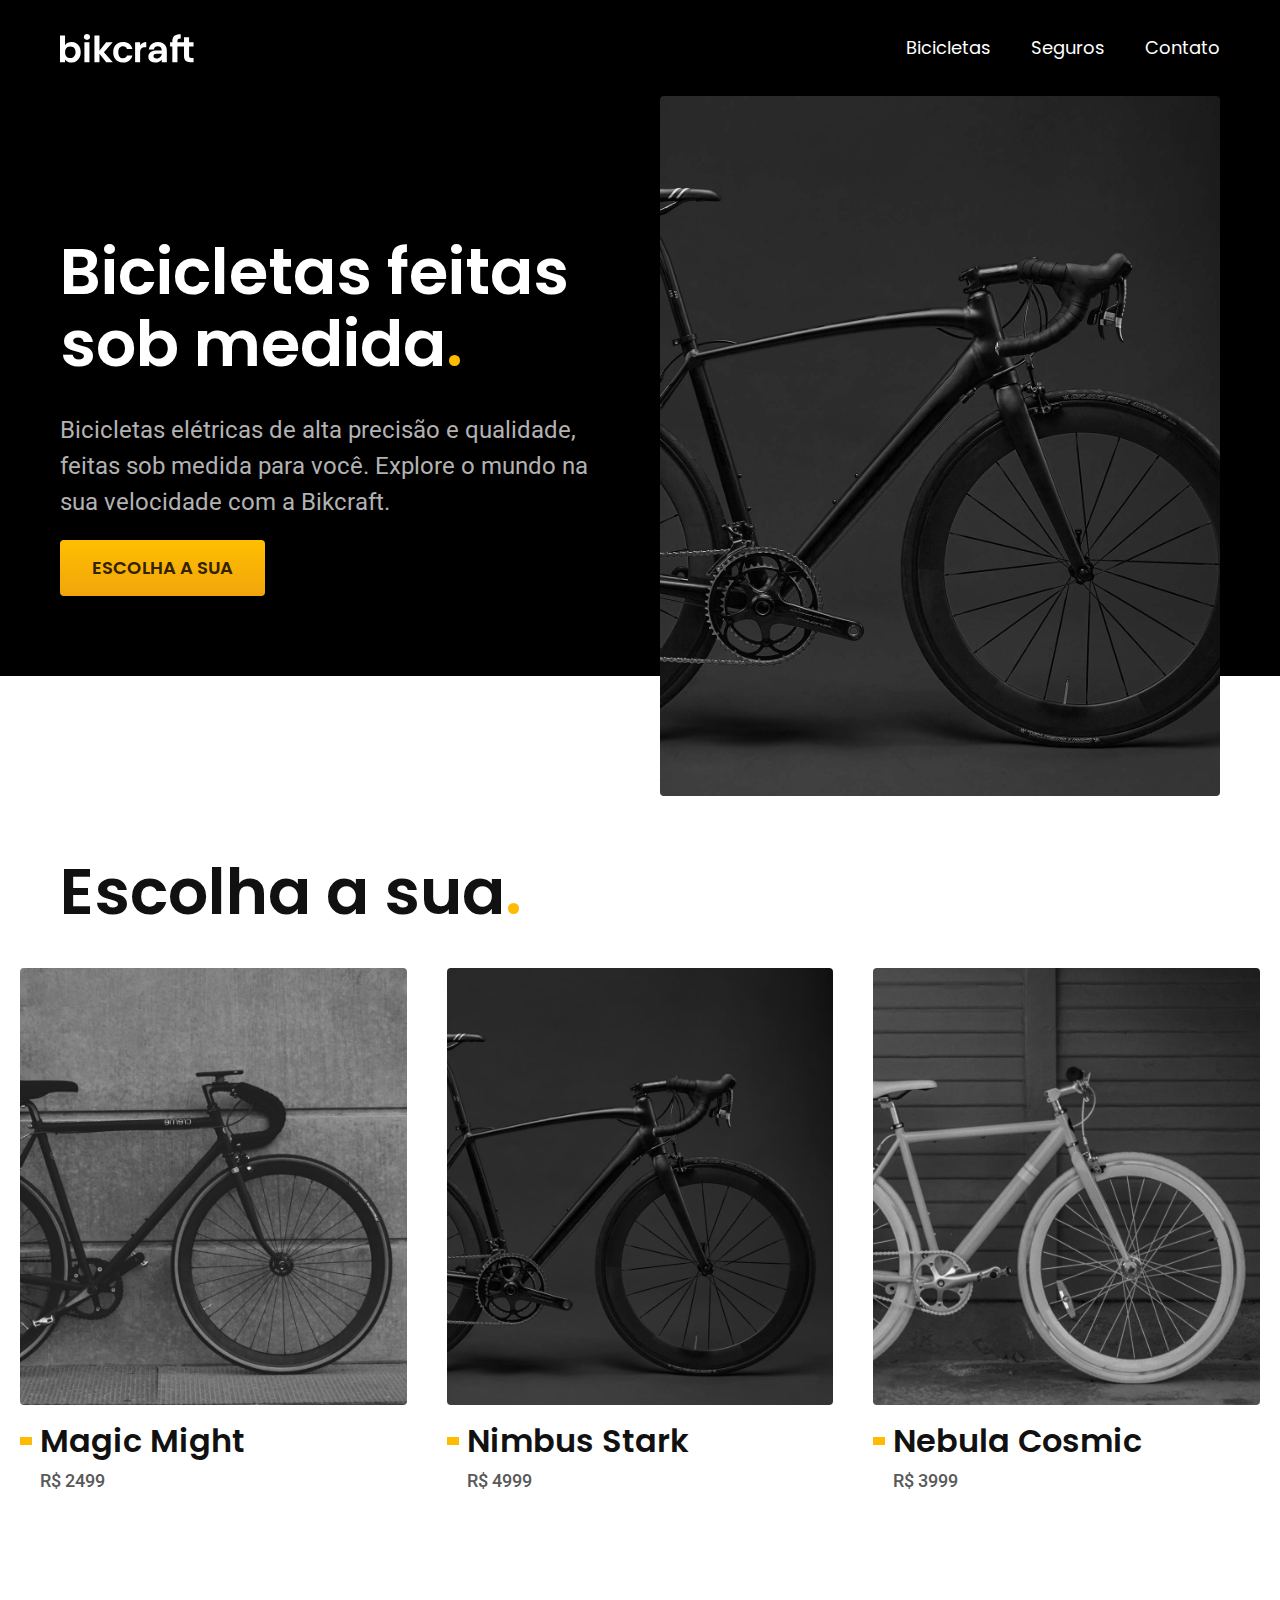
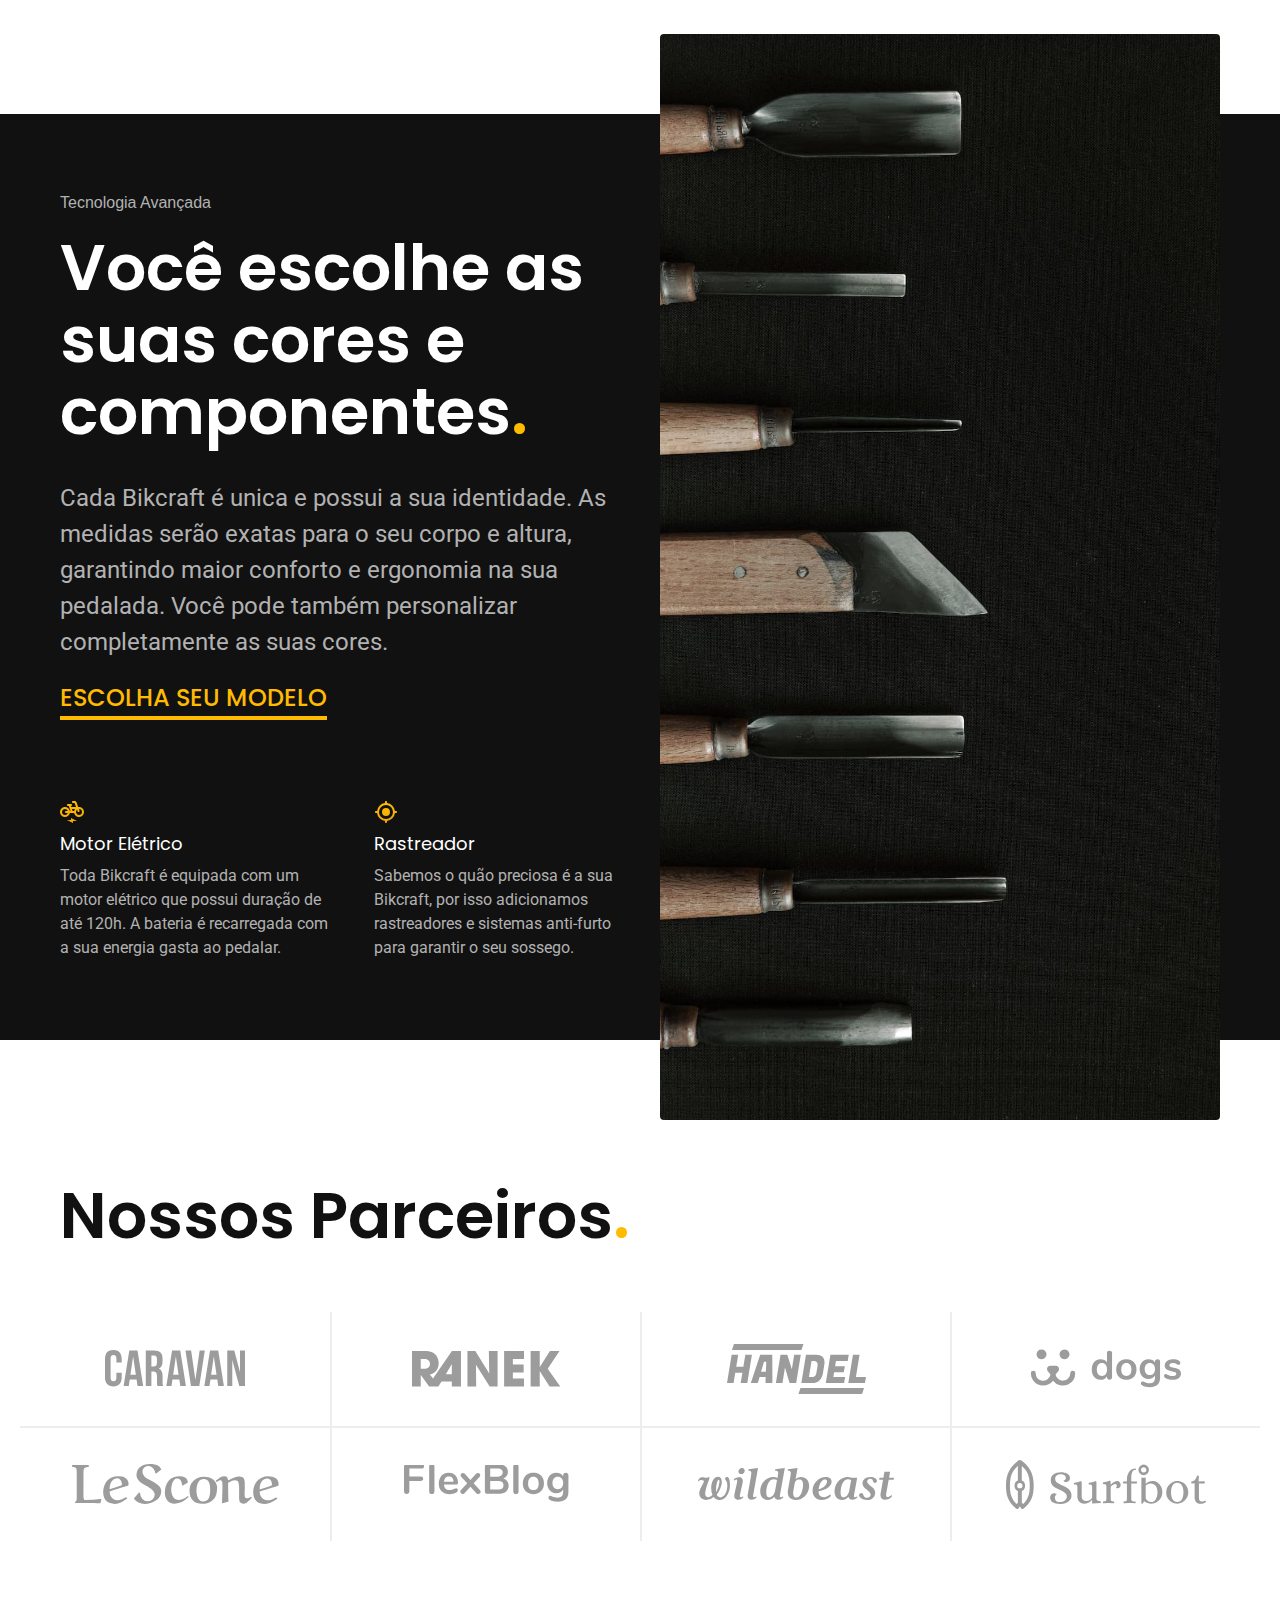
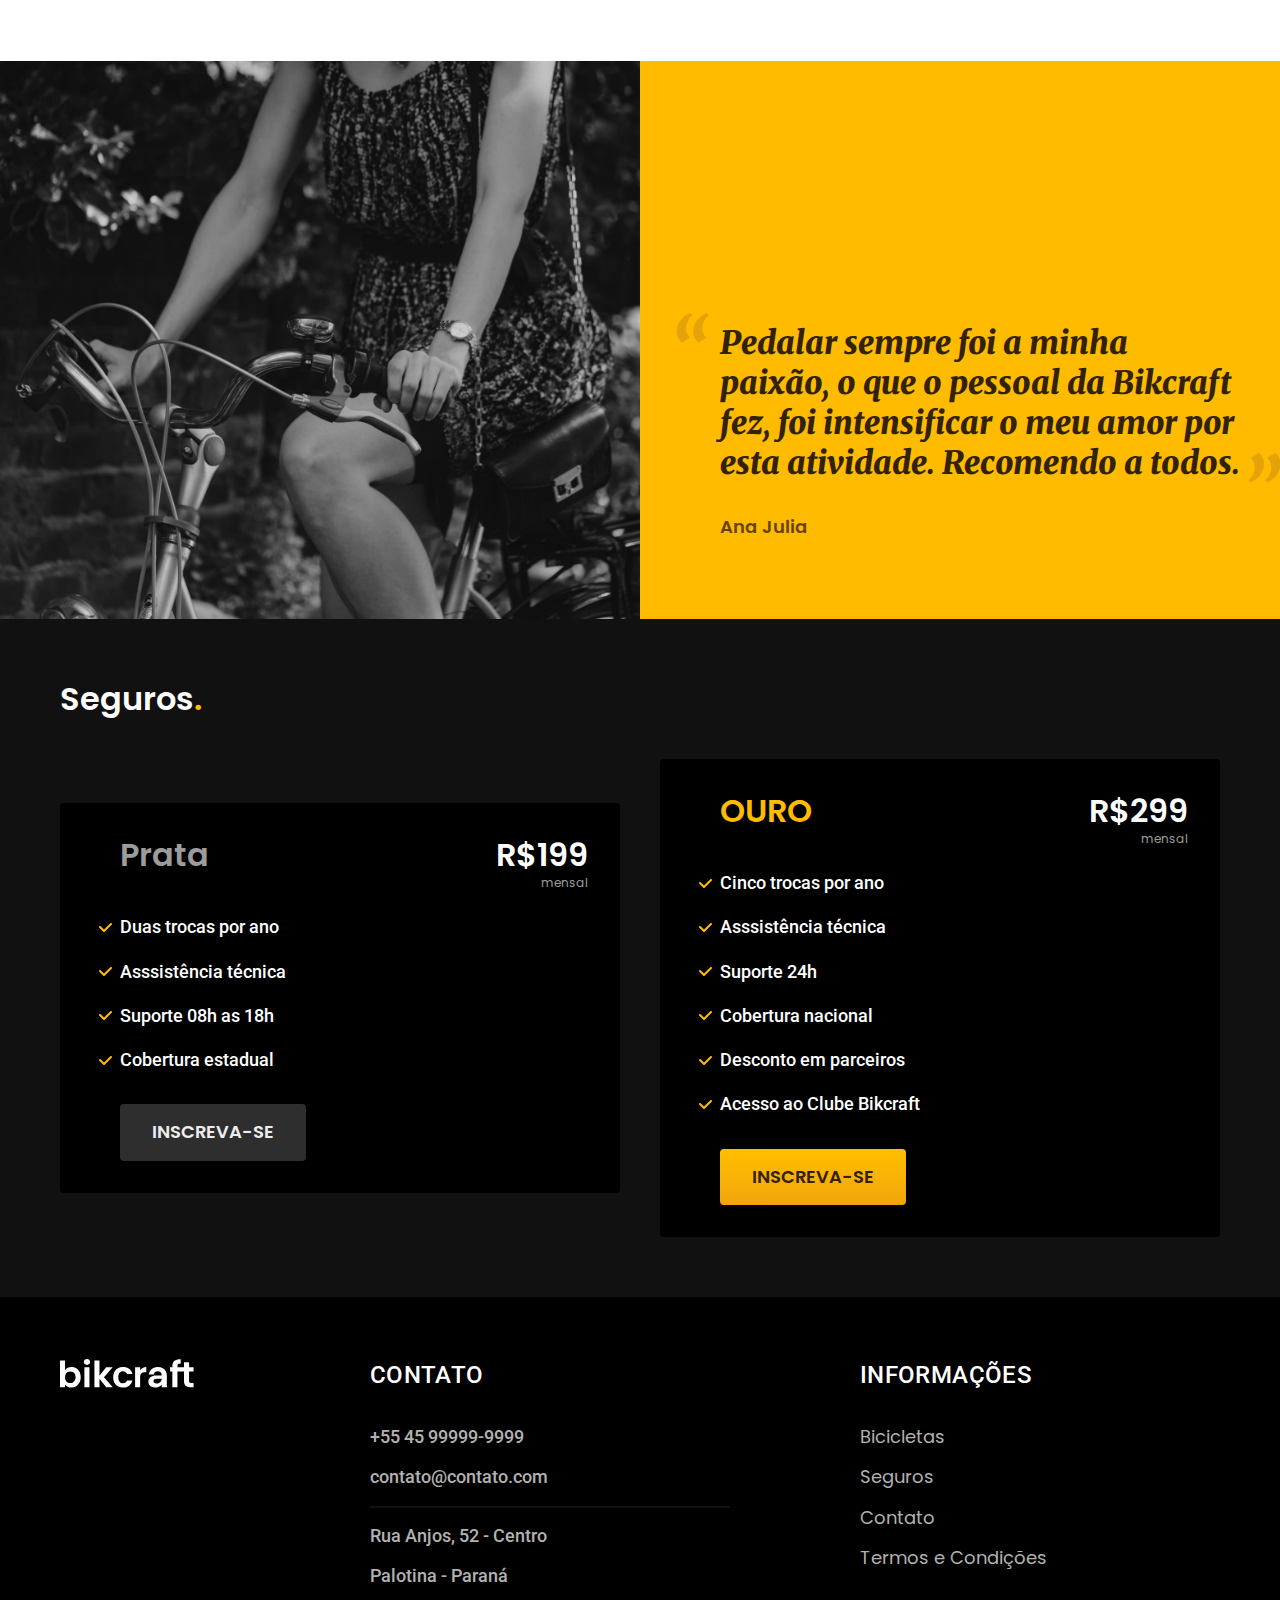
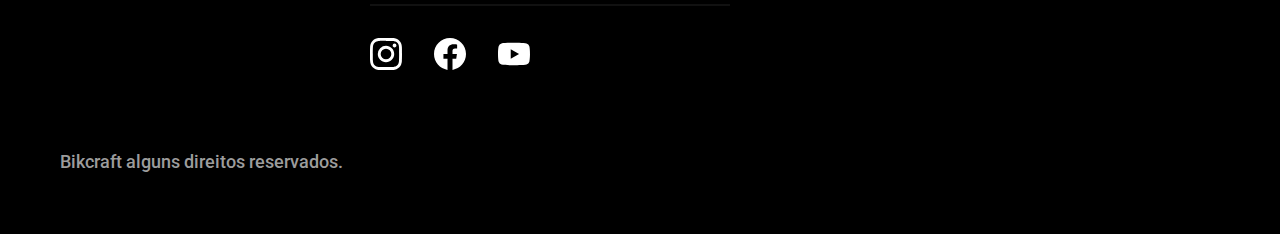
<file: BikCraft/index.html>
<!DOCTYPE html>
<html lang="pt-BR">

<head>
 <meta charset="UTF-8">
 <meta name="viewport" content="width=device-width, initial-scale=1.0">
 <meta name="description" content="Bicletas elétricas de alta precisão e qualidade, feitas sob medid para você. Explor o mundo na sua velocidade com a Bikcraft.">
 <link rel="stylesheet" href="./css/style.css">
 <link rel="preconnect" href="https://fonts.googleapis.com">
 <link rel="preconnect" href="https://fonts.gstatic.com" crossorigin>
 <link href="https://fonts.googleapis.com/css2?family=Poppins:wght@400;600&family=Roboto:wght@400;500&family=Merriweather:ital,wght@1,900&display=swap" rel="stylesheet">
 <title>Bikcraft - Bicicletas Elétricas</title>
</head>

<body>
 <header class="header-bg">
  <div class="header container">
   <a href="./"><img src="./img/bikcraft.svg" width="136" height="32" alt="Bikcraft"></a>
   <nav aria-label="primaria">
    <ul class="header-menu font-1-m cor-0">
     <li><a href="./bicicletas.html">Bicicletas</a></li>
     <li><a href="./seguros.html">Seguros</a></lS>
     <li><a href="./contato.html">Contato</a></li>
    </ul>
   </nav>
  </div>
 </header>
 <main class="introducao-bg">
  <div class="introducao container">
   <div class="introducao-conteudo">
    <h1 class="font-1-xxl cor-0">Bicicletas feitas sob medida<span class="cor-p1">.</span></h1>
    <p class="font-2-l cor-5">Bicicletas elétricas de alta precisão e qualidade, feitas sob medida para você. Explore o mundo na sua velocidade com a Bikcraft.</p>
    <a class="botao" href="./bicicletas.html">Escolha a sua</a>
   </div>
   <picture>
    <source media="(max-width: 800px)" srcset="./img/bicicletas/nimbus.jpg">
    <img src="./img/fotos/introducao.jpg" width="1280" height="1600" alt="Bicicleta">
   </picture>
  </div>
 </main>
 <article class="bicicletas-lista">
  <h2 class="container font-1-xxl">Escolha a sua<span class="cor-p1">.</span></h2>
  <ul>
   <li><a href="./bicicletas/magic.html"><img src="./img/bicicletas/magic-home.jpg" alt="Bicicleta">
     <h3 class="font-1-xl">Magic Might</h3>
     <span class="font-2-m cor-8">R$ 2499</span>
    </a>
   </li>
   <li><a href="./bicicletas/nimbus.html"><img src="./img/bicicletas/nimbus-home.jpg" alt="Bicicleta">
     <h3 class="font-1-xl">Nimbus Stark</h3>
     <span class="font-2-m cor-8">R$ 4999</span>
    </a>
   </li>
   <li><a href="./bicicletas/nebula.html"><img src="./img/bicicletas/nebula-home.jpg" alt="Bicicleta">
     <h3 class="font-1-xl">Nebula Cosmic</h3>
     <span class="font-2-m cor-8">R$ 3999</span>
    </a>
   </li>
  </ul>
 </article>
 <article class="tecnologia-bg">
  <div class="tecnologia container">
   <div class="tecnologia-conteudo">
    <span class="font-2-lb cor-5">Tecnologia Avançada</span>
    <h2 class="font-1-xxl cor-0">Você escolhe as suas cores e componentes<span class="cor-p1">.</span></h2>
    <p class="font-2-l cor-5">Cada Bikcraft é unica e possui a sua identidade. As medidas serão exatas para o seu corpo e altura, garantindo maior conforto e ergonomia na sua pedalada. Você pode também personalizar completamente as suas cores.</p>
    <a class="link" href="./bicicletas.html">Escolha seu modelo</a>
    <div class="tecnologia-vantagens">
     <div>
      <img src="./img/icones/eletrica.svg" alt="">
      <h3 class="font-1-m cor-0">Motor Elétrico</h3>
      <p class="font-2-s cor-5">Toda Bikcraft é equipada com um motor elétrico que possui duração de até 120h. A bateria é recarregada com a sua energia gasta ao pedalar.</p>
     </div>
     <div>
      <img src="./img/icones/rastreador.svg" alt="">
      <h3 class="font-1-m cor-0">Rastreador</h3>
      <p class="font-2-s cor-5">Sabemos o quão preciosa é a sua Bikcraft, por isso adicionamos rastreadores e sistemas anti-furto para garantir o seu sossego.</p>
     </div>
    </div>
   </div>
   <div class="tecnologia-imagem"><img src="./img/fotos/tecnologia.jpg" alt=""></div>
  </div>
 </article>
 <section class="parceiros" aria-label="Nossos Parceiros">
  <h2 class="container font-1-xxl">Nossos Parceiros<span class="cor-p1">.</span></h2>
  <ul>
   <li><img src="./img/parceiros/caravan.svg" alt="caravan"></li>
   <li><img src="./img/parceiros/ranek.svg" alt="caravan"></li>
   <li><img src="./img/parceiros/handel.svg" alt="caravan"></li>
   <li><img src="./img/parceiros/dogs.svg" alt="caravan"></li>
   <li><img src="./img/parceiros/lescone.svg" alt="caravan"></li>
   <li><img src="./img/parceiros/flexblog.svg" alt="caravan"></li>
   <li><img src="./img/parceiros/wildbeast.svg" alt="caravan"></li>
   <li><img src="./img/parceiros/surfbot.svg" alt="caravan"></li>
  </ul>
 </section>
 <section class="depoimento" aria-label="Depoimento">
  <img src="./img/fotos/depoimento.jpg" alt="Pessoa pedalando sua Bikcraft">
  <div class="depoimento-conteudo">
   <blockquote class="font-1-xl cor-p5">
    <p>Pedalar sempre foi a minha paixão, o que o pessoal da Bikcraft fez, foi intensificar o meu amor por esta atividade. Recomendo a todos.</p>
   </blockquote>
   <span class="font-1-m-b cor-p4">Ana Julia</span>
  </div>
 </section>
 <article class="seguros-bg">
  <div class="seguros container">
   <h2 class="font-1-xl cor-0">Seguros<span class="cor-p1">.</span></h2>
   <div class="seguros-item">
    <h3 class="font-1-xl cor-6">Prata</h3>
    <span class="font-1-xl cor-0">R$199 <span class="font-1-xs cor-6">mensal</span></span>
    <ul class="font-2-m cor-0">
     <li>Duas trocas por ano</li>
     <li>Asssistência técnica</li>
     <li>Suporte 08h as 18h</li>
     <li>Cobertura estadual</li>
    </ul>
    <a class="botao secundario" href="./orcamento.html">Inscreva-se</a>
   </div>
   <div class="seguros-item">
    <h3 class="font-1-xl cor-p1">OURO</h3>
    <span class="font-1-xl cor-0">R$299 <span class="font-1-xs cor-6">mensal</span></span>
    <ul class="font-2-m cor-0">
     <li>Cinco trocas por ano</li>
     <li>Asssistência técnica</li>
     <li>Suporte 24h</li>
     <li>Cobertura nacional</li>
     <li>Desconto em parceiros</li>
     <li>Acesso ao Clube Bikcraft</li>
    </ul>
    <a class="botao" href="./orcamento.html">Inscreva-se</a>
   </div>
  </div>
 </article>
 <footer class="footer-bg">
  <div class="footer container">
   <img src="./img/bikcraft.svg" alt="Bikcraft">
   <div class="footer-contato">
    <h3 class="font-2-l-b cor-0">Contato</h3>
    <ul class="cor-5 font-2-m">
     <li><a href="tel:+5545999999999">+55 45 99999-9999</a></li>
     <li><a href="mailto:contato@contato.com">contato@contato.com</a></li>
     <li>Rua Anjos, 52 - Centro</li>
     <li>Palotina - Paraná</li>
    </ul>
    <div class="footer-redes">
     <a href="./"><img src="./img/redes/instagram.svg" alt="instagram"></a>
     <a href="./"><img src="./img/redes/facebook.svg" alt="instagram"></a>
     <a href="./"><img src="./img/redes/youtube.svg" alt="instagram"></a>
    </div>
   </div>
   <div class="footer-informacoes">
    <h3 class="font-2-l-b cor-0">Informações</h3>
    <nav>
     <ul class="font-1-m cor-5">
      <li><a href="./bicicletas.html">Bicicletas</a></li>
      <li><a href="./seguros.html">Seguros</a></lS>
      <li><a href="./contato.html">Contato</a></li>
      <li><a href="./termos.html">Termos e Condições</a></li>
     </ul>
    </nav>
   </div>
   <p class="font-2-m cor-6 footer-copy">Bikcraft alguns direitos reservados.</p>
  </div>
 </footer>
</body>

</html>
</file>
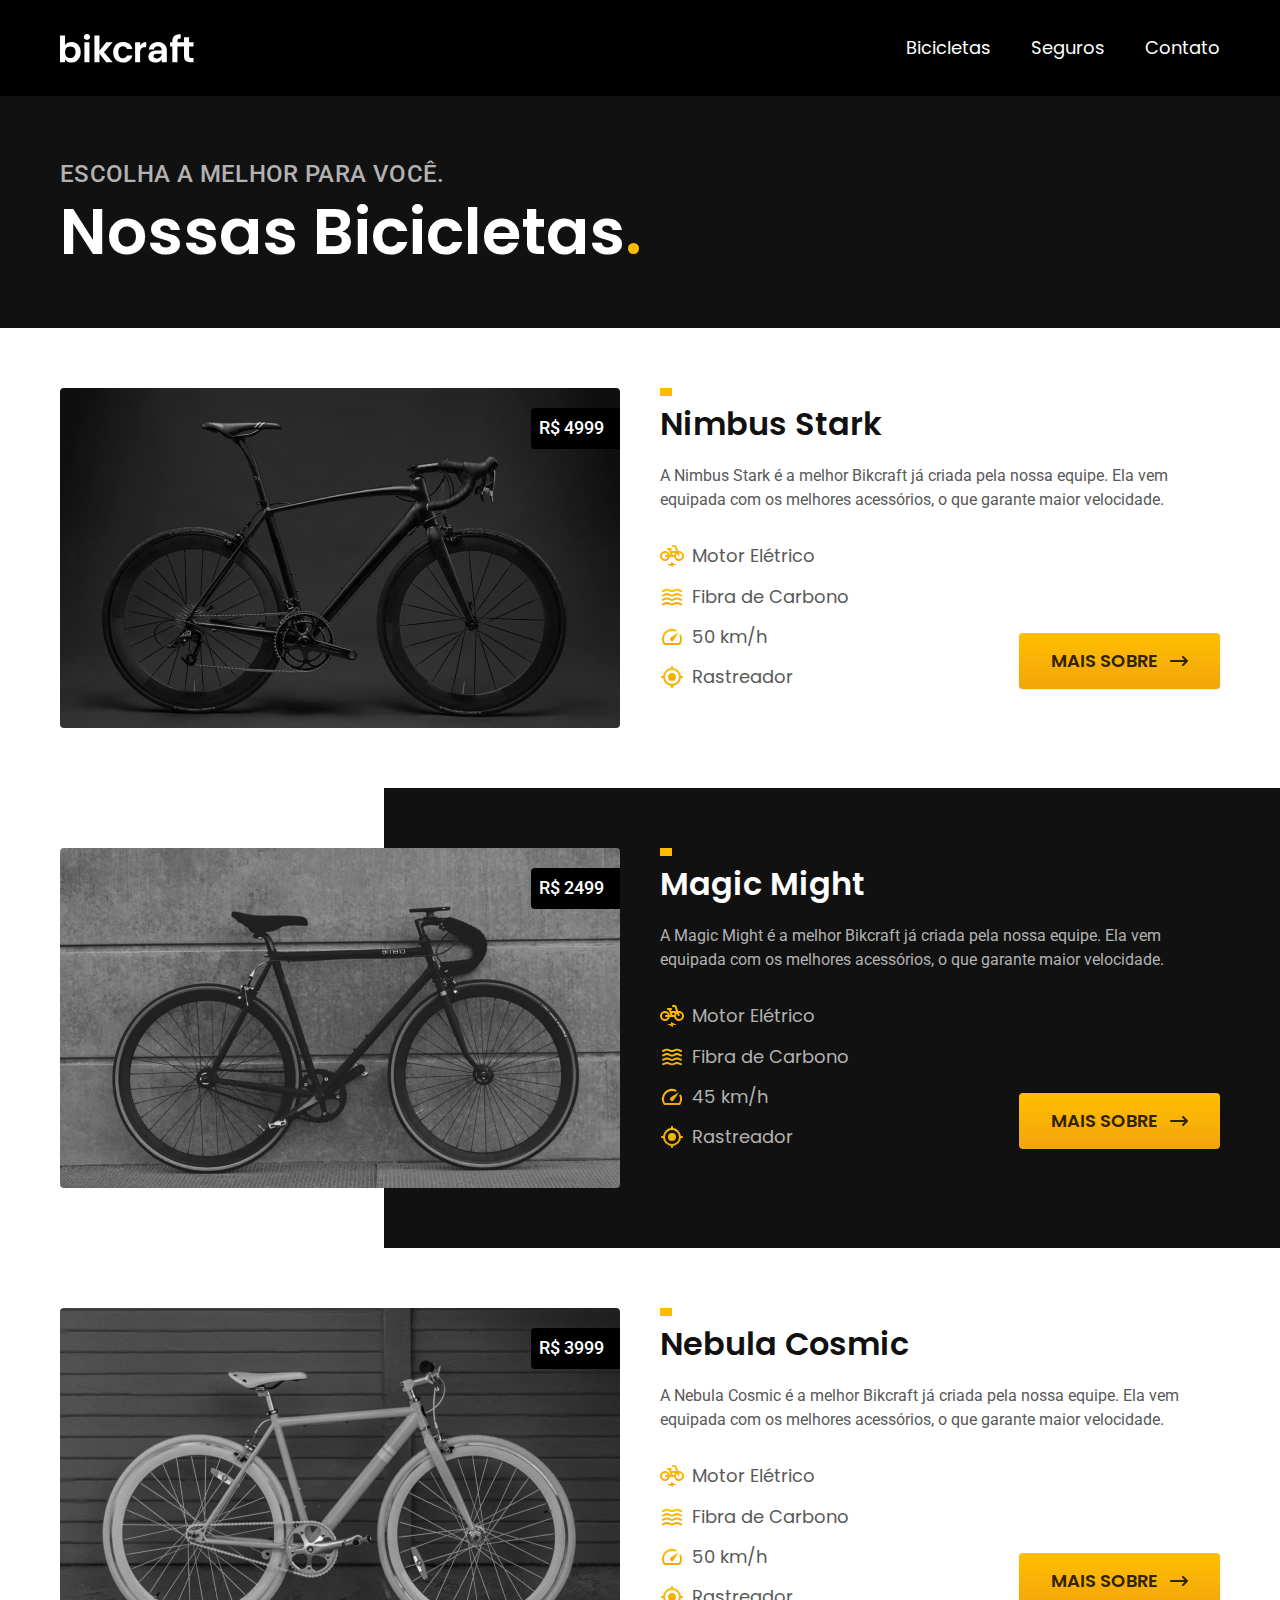
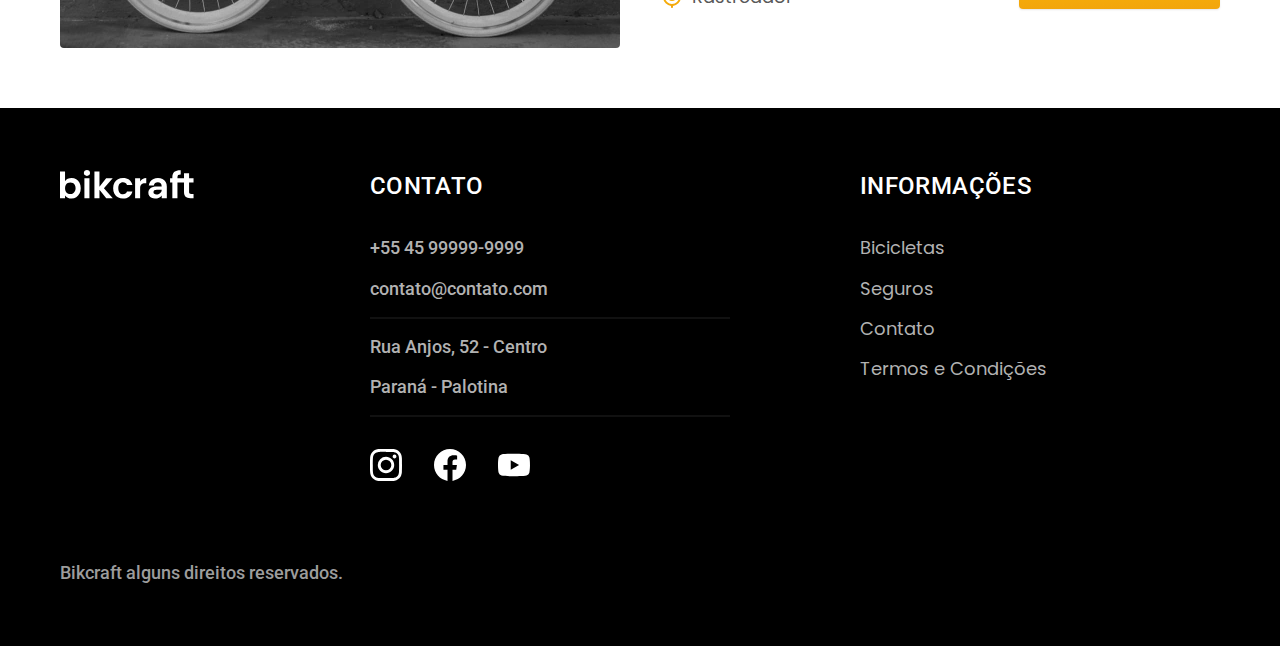
<file: BikCraft/bicicletas.html>
<!DOCTYPE html>
<html lang="pt-BR">

<head>
 <meta charset="UTF-8">
 <meta name="viewport" content="width=device-width, initial-scale=1.0">
 <meta name="description" content="Sua Bicicleta Bikcraft, ja em sua mão.">
 <link rel="stylesheet" href="./css/style.css">
 <link rel="preconnect" href="https://fonts.googleapis.com">
 <link rel="preconnect" href="https://fonts.gstatic.com" crossorigin>
 <link href="https://fonts.googleapis.com/css2?family=Poppins:wght@400;600&family=Roboto:wght@400;500&family=Merriweather:ital,wght@1,900&display=swap" rel="stylesheet">
 <title>Bicicletas | Bikcraft </title>
</head>

<body id="bicicletas">
 <header class="header-bg">
  <div class="header container">
   <a href="./"><img src="./img/bikcraft.svg" width="136" height="32" alt="Bikcraft"></a>
   <nav aria-label="primaria">
    <ul class="header-menu font-1-m cor-0">
     <li><a href="./bicicletas.html">Bicicletas</a></li>
     <li><a href="./seguros.html">Seguros</a></lS>
     <li><a href="./contato.html">Contato</a></li>
    </ul>
   </nav>
  </div>
 </header>
 <main>
  <div class="titulo-bg">
   <div class="titulo container">
    <p class="font-2-l-b cor-5">Escolha a melhor para você.</p>
    <h1 class="font-1-xxl cor-0">Nossas Bicicletas<span class="cor-p1">.</span></h1>
   </div>
  </div>
  <div class="bicicletas container">
   <div class="bicicletas-imagem">
    <img src="./img/bicicletas/nimbus.jpg" alt="Bicicleta preta">
    <span class="font-2-m cor-0">R$ 4999</span>
   </div>
   <div class="bicicletas-conteudo">
    <h2 class="font-1-xl">Nimbus Stark</h2>
    <p class="font-2-s cor-8">A Nimbus Stark é a melhor Bikcraft já criada pela nossa equipe. Ela vem equipada com os melhores acessórios, o que garante maior velocidade.</p>
    <ul class="font-1-m cor-8">
     <li><img src="./img/icones/eletrica.svg" alt="">Motor Elétrico</li>
     <li><img src="./img/icones/carbono.svg" alt="">Fibra de Carbono</li>
     <li><img src="./img/icones/velocidade.svg" alt="">50 km/h</li>
     <li><img src="./img/icones/rastreador.svg" alt="">Rastreador</li>
    </ul>
    <a class="botao seta" href="./bicicletas/nimbus.html">Mais Sobre</a>
   </div>
  </div>
  <div class="bicicletas-bg">
   <div class="bicicletas container">
    <div class="bicicletas-imagem">
     <img src="./img/bicicletas/magic.jpg" alt="Bicicleta preta">
     <span class="font-2-m cor-0">R$ 2499</span>
    </div>
    <div class="bicicletas-conteudo">
     <h2 class="font-1-xl cor-0">Magic Might</h2>
     <p class="font-2-s cor-5">A Magic Might é a melhor Bikcraft já criada pela nossa equipe. Ela vem equipada com os melhores acessórios, o que garante maior velocidade.</p>
     <ul class="font-1-m cor-5">
      <li><img src="./img/icones/eletrica.svg" alt=""> Motor Elétrico</li>
      <li><img src="./img/icones/carbono.svg" alt="">Fibra de Carbono</li>
      <li><img src="./img/icones/velocidade.svg" alt="">45 km/h</li>
      <li><img src="./img/icones/rastreador.svg" alt="">Rastreador</li>
     </ul>
     <a class="botao seta" href="./bicicletas/magic.html">Mais Sobre</a>
    </div>
   </div>
  </div>
  <div class="bicicletas container">
   <div class="bicicletas-imagem">
    <img src="./img/bicicletas/nebula.jpg" alt="Bicicleta preta">
    <span class="font-2-m cor-0">R$ 3999</span>
   </div>
   <div class="bicicletas-conteudo">
    <h2 class="font-1-xl">Nebula Cosmic</h2>
    <p class="font-2-s cor-8">A Nebula Cosmic é a melhor Bikcraft já criada pela nossa equipe. Ela vem equipada com os melhores acessórios, o que garante maior velocidade.</p>
    <ul class="font-1-m cor-8">
     <li><img src="./img/icones/eletrica.svg" alt="">Motor Elétrico</li>
     <li><img src="./img/icones/carbono.svg" alt="">Fibra de Carbono</li>
     <li><img src="./img/icones/velocidade.svg" alt="">50 km/h</li>
     <li><img src="./img/icones/rastreador.svg" alt="">Rastreador</li>
    </ul>
    <a class="botao seta" href="./bicicletas/nebula.html">Mais Sobre</a>
   </div>
  </div>
 </main>
 <footer class="footer-bg">
  <div class="footer container">
   <img src="./img/bikcraft.svg" alt="Bikcraft">
   <div class="footer-contato">
    <h3 class="font-2-l-b cor-0">Contato</h3>
    <ul class="cor-5 font-2-m">
     <li><a href="tel:+5545999999999">+55 45 99999-9999</a></li>
     <li><a href="mailto:contato@contato.com">contato@contato.com</a></li>
     <li>Rua Anjos, 52 - Centro</li>
     <li>Paraná - Palotina</li>
    </ul>
    <div class="footer-redes">
     <a href="./"><img src="./img/redes/instagram.svg" alt="instagram"></a>
     <a href="./"><img src="./img/redes/facebook.svg" alt="instagram"></a>
     <a href="./"><img src="./img/redes/youtube.svg" alt="instagram"></a>
    </div>
   </div>
   <div class="footer-informacoes">
    <h3 class="font-2-l-b cor-0">Informações</h3>
    <nav>
     <ul class="font-1-m cor-5">
      <li><a href="./bicicletas.html">Bicicletas</a></li>
      <li><a href="./seguros.html">Seguros</a></lS>
      <li><a href="./contato.html">Contato</a></li>
      <li><a href="./termos.html">Termos e Condições</a></li>
     </ul>
    </nav>
   </div>
   <p class="font-2-m cor-6 footer-copy">Bikcraft alguns direitos reservados.</p>
  </div>
 </footer>
</body>

</html>
</file>
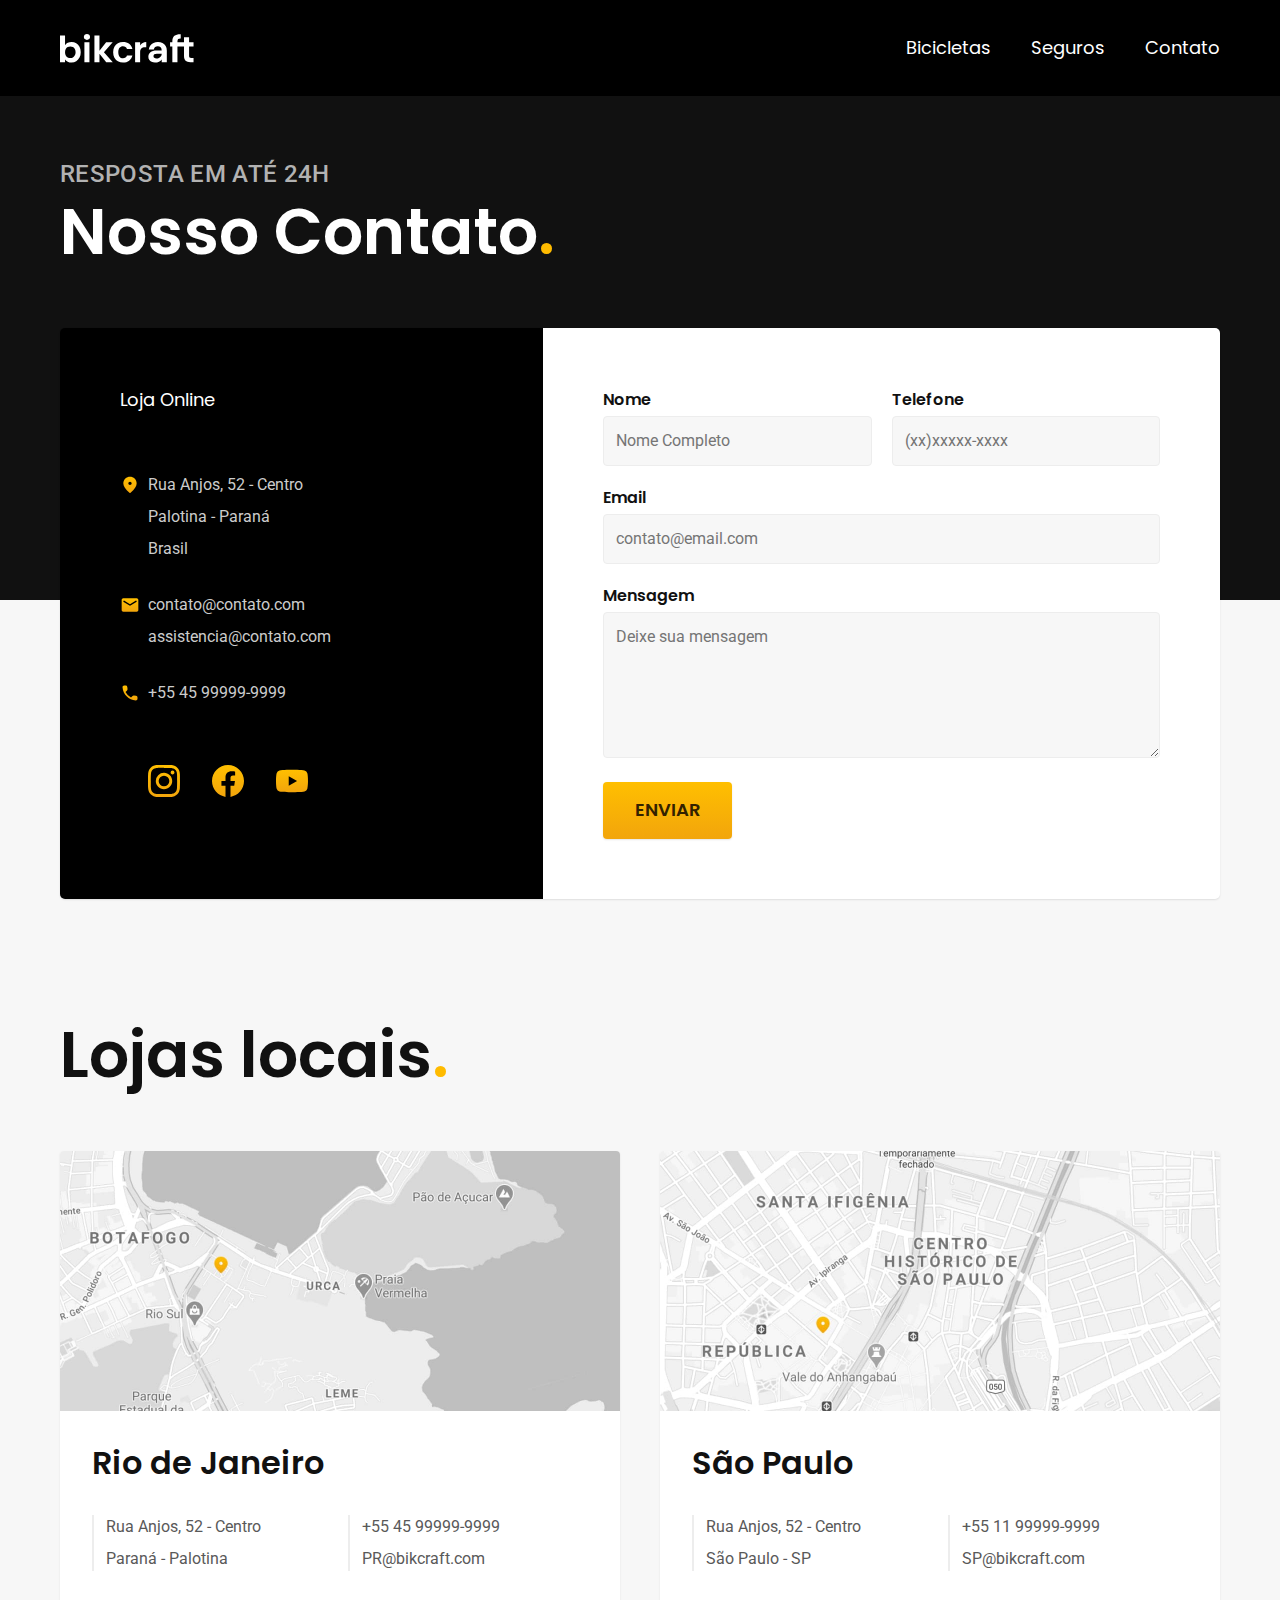
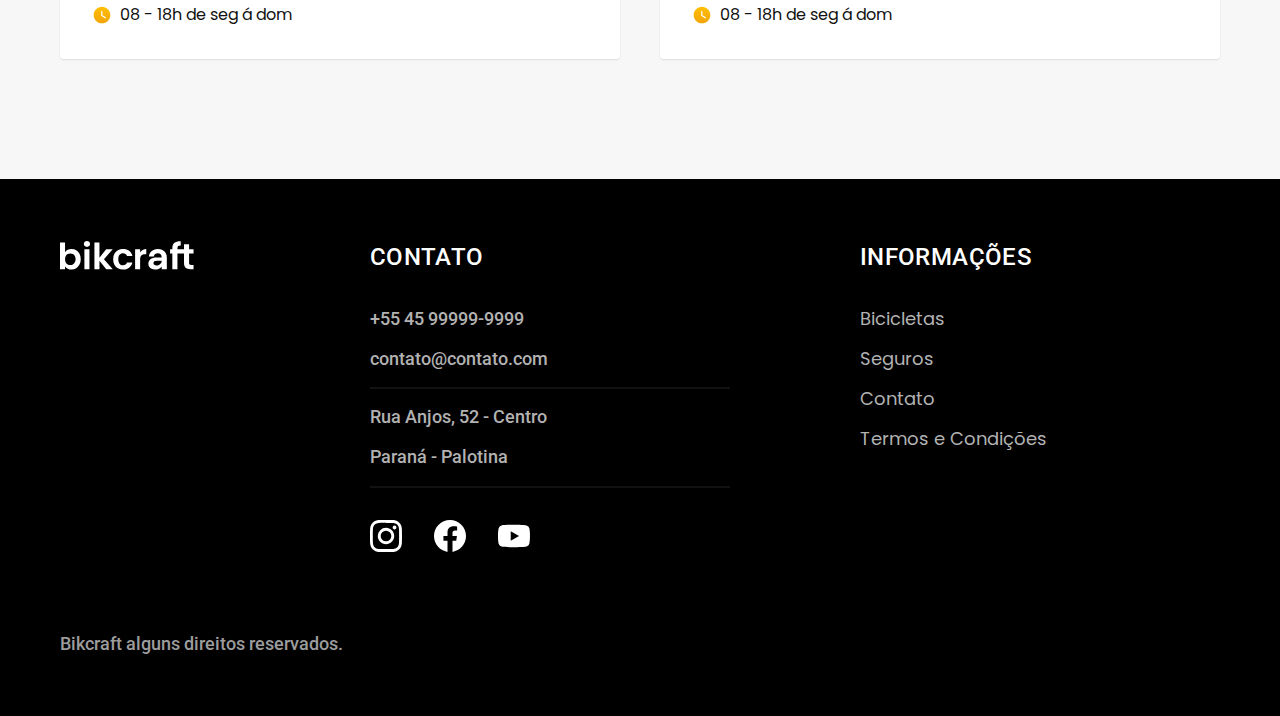
<file: BikCraft/contato.html>
<!DOCTYPE html>
<html lang="pt-BR">

<head>
 <meta charset="UTF-8">
 <meta name="viewport" content="width=device-width, initial-scale=1.0">
 <meta name="description" content="Contato com nosa empresa Bikcraft">
 <link rel="stylesheet" href="./css/style.css">
 <link rel="preconnect" href="https://fonts.googleapis.com">
 <link rel="preconnect" href="https://fonts.gstatic.com" crossorigin>
 <link href="https://fonts.googleapis.com/css2?family=Poppins:wght@400;600&family=Roboto:wght@400;500&family=Merriweather:ital,wght@1,900&display=swap" rel="stylesheet">
 <title>Contato | Bikcraft </title>
</head>

<body id="contato">
 <header class="header-bg">
  <div class="header container">
   <a href="./"><img src="./img/bikcraft.svg" width="136" height="32" alt="Bikcraft"></a>
   <nav aria-label="primaria">
    <ul class="header-menu font-1-m cor-0">
     <li><a href="./bicicletas.html">Bicicletas</a></li>
     <li><a href="./seguros.html">Seguros</a></lS>
     <li><a href="./contato.html">Contato</a></li>
    </ul>
   </nav>
  </div>
 </header>
 <main>
  <div class="titulo-bg">
   <div class="titulo container">
    <p class="font-2-l-b cor-5">Resposta em até 24h</p>
    <h1 class="font-1-xxl cor-0">Nosso Contato<span class="cor-p1">.</span></h1>
   </div>
  </div>
  <div class="contato container">
   <section class="contato-dados" aria-label="Endereço">
    <h2 class="font-1-m cor-0">Loja Online</h2>
    <div class="contato-endereco font-2-s cor-4">
     <p>Rua Anjos, 52 - Centro</p>
     <p>Palotina - Paraná</p>
     <p>Brasil</p>
    </div>
    <address class="contato-meios font-2-s cor-4">
     <a href="mailto:contato@contato.com">contato@contato.com</a>
     <a href="mailto:assistencia@contato.com">assistencia@contato.com</a>
     <a href="tel:+5545999999999">+55 45 99999-9999</a>
    </address>
    <div class="contato-redes">
     <a href="./"><img src="./img/redes/instagram-p.svg" alt="instagram"></a>
     <a href="./"><img src="./img/redes/facebook-p.svg" alt="instagram"></a>
     <a href="./"><img src="./img/redes/youtube-p.svg" alt="instagram"></a>
    </div>
   </section>
   <section class="contato-formulario" aria-label="Formulario">
    <form class="form" action="./contato.html">
     <div>
      <label for="nome">Nome</label>
      <input type="text" id="nome" name="nome" placeholder="Nome Completo">
     </div>
     <div>
      <label for="telefone">Telefone</label>
      <input type="text" id="telefone" name="telefone" placeholder="(xx)xxxxx-xxxx">
     </div>
     <div class="col-2">
      <label for="email">Email</label>
      <input type="mail" id="email" name="email" placeholder="contato@email.com">
     </div>
     <div class="col-2">
      <label for="mensagem">Mensagem</label>
      <textarea rows="5" id="mensagem" name="mensagem" placeholder="Deixe sua mensagem"></textarea>
     </div>
     <button class="botao col-2">Enviar</button>
    </form>
   </section>
  </div>
 </main>

 <article class="lojas container">
  <h2 class="font-1-xxl">Lojas locais<span class="cor-p1">.</span></h2>
  <div class="lojas-item">
   <img src="./img/lojas/rj.jpg" alt="Endereço loja RJ">
   <div class="lojas-conteudo">
    <h3 class="font-1-xl">Rio de Janeiro</h3>
    <div class="lojas-dados font-2-s cor-8">
     <p>Rua Anjos, 52 - Centro</p>
     <p> Paraná - Palotina</p>
    </div>
    <div class="lojas-dados font-2-s cor-8">
     <a href="tel:+5545999999999">+55 45 99999-9999</a>
     <a href="mailto:PR@bikcraft.com">PR@bikcraft.com</a>
    </div>
    <p class="lojas-tempo font-1-s"><img src="./img/icones/horario.svg" alt="">08 - 18h de seg á dom</p>
   </div>
  </div>
  <div class="lojas-item">
   <img src="./img/lojas/sp.jpg" alt="Endereço loja SP">
   <div class="lojas-conteudo">
    <h3 class="font-1-xl">São Paulo</h3>
    <div class="lojas-dados font-2-s cor-8">
     <p>Rua Anjos, 52 - Centro</p>
     <p> São Paulo - SP</p>
    </div>
    <div class="lojas-dados font-2-s cor-8">
     <a href="tel:+5511999999999">+55 11 99999-9999</a>
     <a href="mailto:SP@bikcraft.com">SP@bikcraft.com</a>
    </div>
    <p class="lojas-tempo font-1-s"><img src="./img/icones/horario.svg" alt="">08 - 18h de seg á dom</p>
   </div>
  </div>
 </article>
 <footer class="footer-bg">
  <div class="footer container">
   <img src="./img/bikcraft.svg" alt="Bikcraft">
   <div class="footer-contato">
    <h3 class="font-2-l-b cor-0">Contato</h3>
    <ul class="cor-5 font-2-m">
     <li><a href="tel:+5545999999999">+55 45 99999-9999</a></li>
     <li><a href="mailto:contato@contato.com">contato@contato.com</a></li>
     <li>Rua Anjos, 52 - Centro</li>
     <li>Paraná - Palotina</li>
    </ul>
    <div class="footer-redes">
     <a href="./"><img src="./img/redes/instagram.svg" alt="instagram"></a>
     <a href="./"><img src="./img/redes/facebook.svg" alt="instagram"></a>
     <a href="./"><img src="./img/redes/youtube.svg" alt="instagram"></a>
    </div>
   </div>
   <div class="footer-informacoes">
    <h3 class="font-2-l-b cor-0">Informações</h3>
    <nav>
     <ul class="font-1-m cor-5">
      <li><a href="./bicicletas.html">Bicicletas</a></li>
      <li><a href="./seguros.html">Seguros</a></lS>
      <li><a href="./contato.html">Contato</a></li>
      <li><a href="./termos.html">Termos e Condições</a></li>
     </ul>
    </nav>
   </div>
   <p class="font-2-m cor-6 footer-copy">Bikcraft alguns direitos reservados.</p>
  </div>
 </footer>
</body>

</html>
</file>
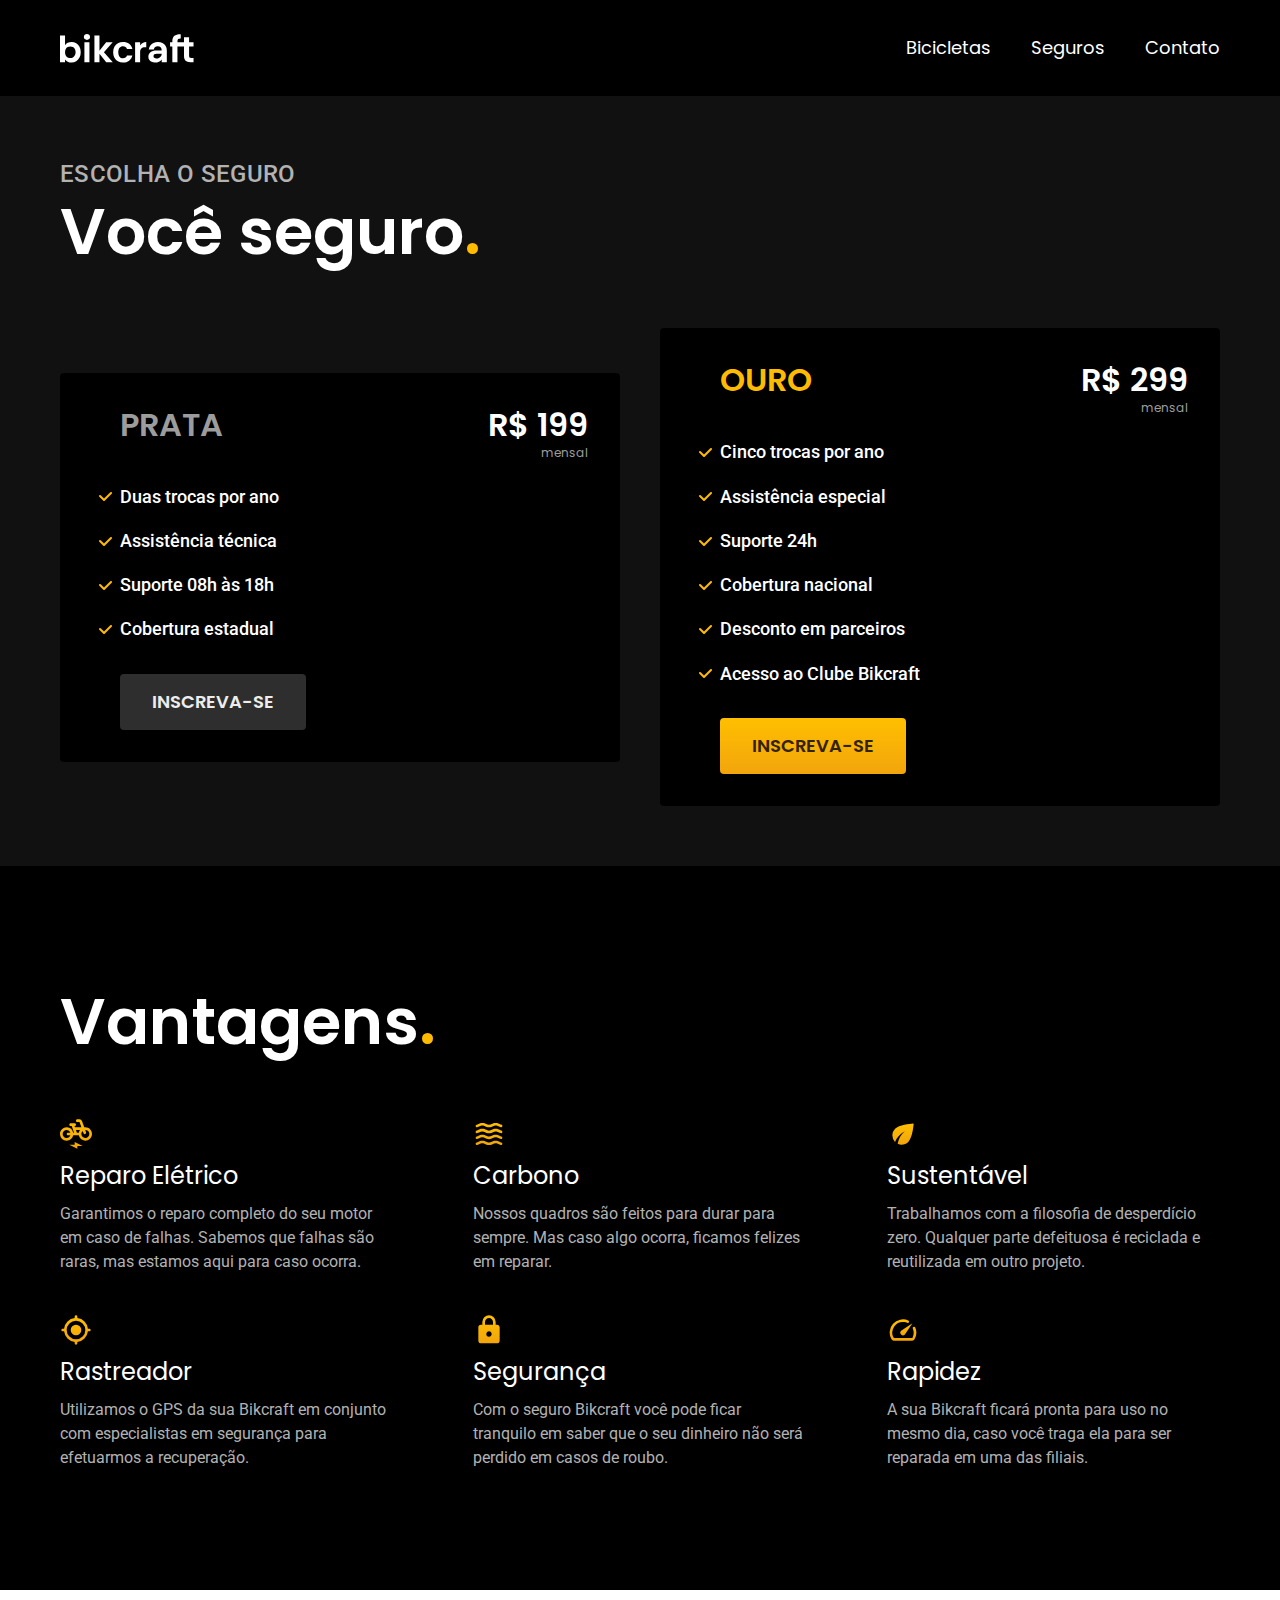
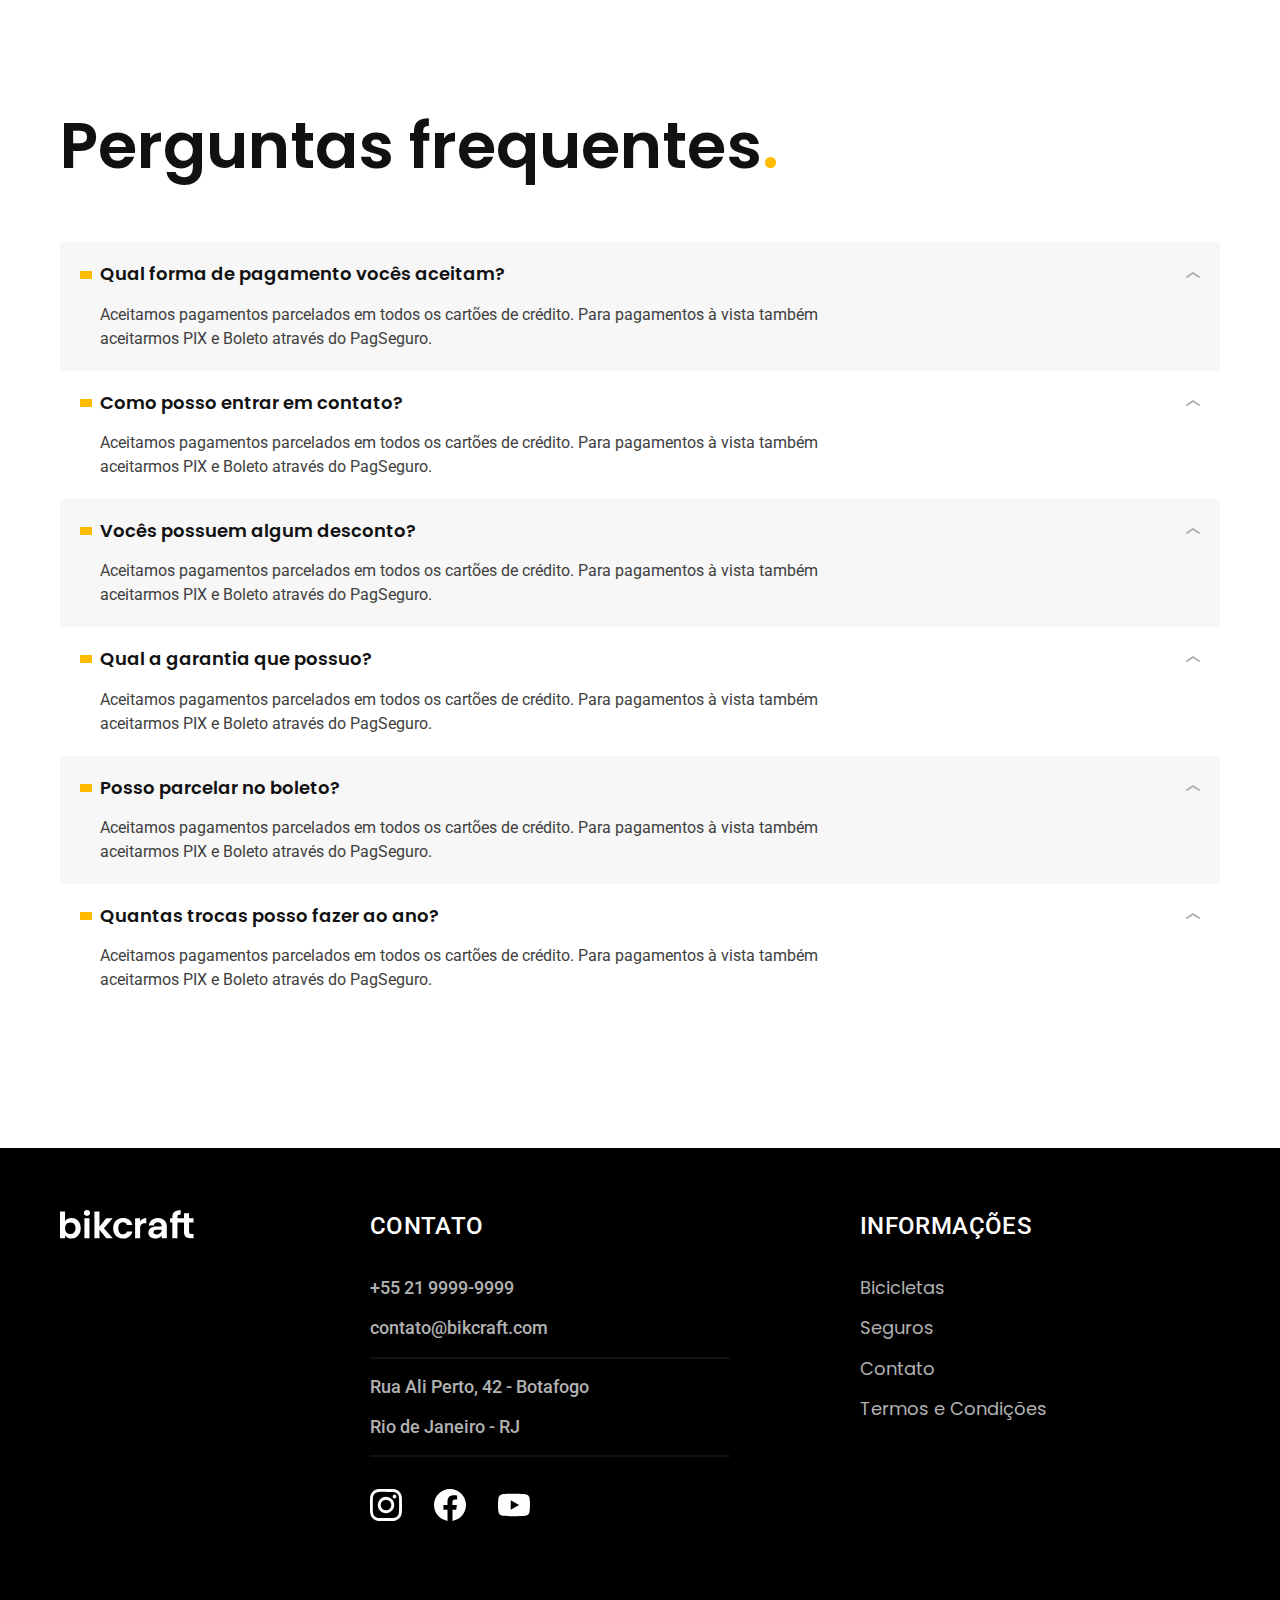
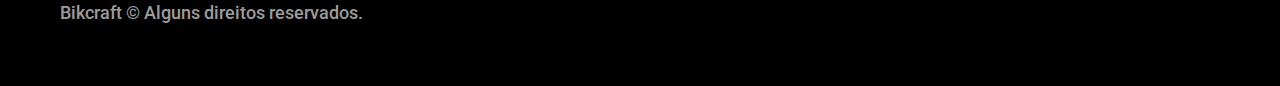
<file: BikCraft/seguros.html>
<!DOCTYPE html>
<html lang="pt-BR">

<head>
 <meta charset="UTF-8">
 <meta name="viewport" content="width=device-width, initial-scale=1.0">
 <meta name="description" content="Seguros para você e sua Bikcraft.">
 <link rel="stylesheet" href="./css/style.css">
 <link rel="preconnect" href="https://fonts.googleapis.com">
 <link rel="preconnect" href="https://fonts.gstatic.com" crossorigin>
 <link href="https://fonts.googleapis.com/css2?family=Poppins:wght@400;600&family=Roboto:wght@400;500&family=Merriweather:ital,wght@1,900&display=swap" rel="stylesheet">
 <title>Seguros | Bikcraft </title>
</head>

<body id="seguros">
 <header class="header-bg">
  <div class="header container">
   <a href="./"><img src="./img/bikcraft.svg" alt="Bikcraft"></a>
   <nav aria-label="primaria">
    <ul class="header-menu font-1-m cor-0">
     <li><a href="./bicicletas.html">Bicicletas</a></li>
     <li><a href="./seguros.html">Seguros</a></li>
     <li><a href="./contato.html">Contato</a></li>
    </ul>
   </nav>
  </div>
 </header>
 <main class="seguros-bg">
  <div class="titulo-bg">
   <div class="titulo container">
    <p class="font-2-l-b cor-5">Escolha o seguro</p>
    <h1 class="font-1-xxl cor-0">Você seguro<span class="cor-p1">.</span></h1>
   </div>
  </div>
  <div class="seguros container">
   <div class="seguros-item">
    <h3 class="font-1-xl cor-6">PRATA</h3>
    <span class="font-1-xl cor-0">R$ 199 <span class="font-1-xs cor-6">mensal</span></span>
    <ul class="font-2-m cor-0">
     <li>Duas trocas por ano</li>
     <li>Assistência técnica</li>
     <li>Suporte 08h às 18h</li>
     <li>Cobertura estadual</li>
    </ul>
    <a class="botao secundario" href="./orcamento.html">Inscreva-se</a>
   </div>
   <div class="seguros-item">
    <h3 class="font-1-xl cor-p1">OURO</h3>
    <span class="font-1-xl cor-0">R$ 299 <span class="font-1-xs cor-6">mensal</span></span>
    <ul class="font-2-m cor-0">
     <li>Cinco trocas por ano</li>
     <li>Assistência especial</li>
     <li>Suporte 24h</li>
     <li>Cobertura nacional</li>
     <li>Desconto em parceiros</li>
     <li>Acesso ao Clube Bikcraft</li>
    </ul>
    <a class="botao" href="./orcamento.html">Inscreva-se</a>
   </div>
  </div>
 </main>
 <article class="vantagens-bg">
  <div class="vantagens container">
   <h2 class="font-1-xxl cor-0">Vantagens<span class="cor-p1">.</span></h2>
   <ul>
    <li>
     <img src="./img/icones/eletrica.svg" alt="">
     <h3 class="font-1-l cor-0">Reparo Elétrico</h3>
     <p class="font-2-s cor-5">Garantimos o reparo completo do seu motor em caso de falhas. Sabemos que falhas são raras, mas estamos aqui para caso ocorra.</p>
    </li>
    <li>
     <img src="./img/icones/carbono.svg" alt="">
     <h3 class="font-1-l cor-0">Carbono</h3>
     <p class="font-2-s cor-5">Nossos quadros são feitos para durar para sempre. Mas caso algo ocorra, ficamos felizes em reparar.</p>
    </li>
    <li>
     <img src="./img/icones/sustentavel.svg" alt="">
     <h3 class="font-1-l cor-0">Sustentável</h3>
     <p class="font-2-s cor-5">Trabalhamos com a filosofia de desperdício zero. Qualquer parte defeituosa é reciclada e reutilizada em outro projeto.</p>
    </li>
    <li>
     <img src="./img/icones/rastreador.svg" alt="">
     <h3 class="font-1-l cor-0">Rastreador</h3>
     <p class="font-2-s cor-5">Utilizamos o GPS da sua Bikcraft em conjunto com especialistas em segurança para efetuarmos a recuperação.</p>
    </li>
    <li>
     <img src="./img/icones/seguro.svg" alt="">
     <h3 class="font-1-l cor-0">Segurança</h3>
     <p class="font-2-s cor-5">Com o seguro Bikcraft você pode ficar tranquilo em saber que o seu dinheiro não será perdido em casos de roubo.</p>
    </li>
    <li>
     <img src="./img/icones/velocidade.svg" alt="">
     <h3 class="font-1-l cor-0">Rapidez</h3>
     <p class="font-2-s cor-5">A sua Bikcraft ficará pronta para uso no mesmo dia, caso você traga ela para ser reparada em uma das filiais.</p>
    </li>
   </ul>
  </div>
 </article>
 <article class="perguntas container">
  <h2 class="font-1-xxl">Perguntas frequentes<span class="cor-p1">.</span></h2>
  <dl>
   <div>
    <dt class="font-1-m-b">Qual forma de pagamento vocês aceitam?</dt>
    <dd class="font-2-s cor-9">Aceitamos pagamentos parcelados em todos os cartões de crédito. Para pagamentos à vista também aceitarmos PIX e Boleto através do PagSeguro.</dd>
   </div>
   <div>
    <dt class="font-1-m-b">Como posso entrar em contato?</dt>
    <dd class="font-2-s cor-9">Aceitamos pagamentos parcelados em todos os cartões de crédito. Para pagamentos à vista também aceitarmos PIX e Boleto através do PagSeguro.</dd>
   </div>
   <div>
    <dt class="font-1-m-b">Vocês possuem algum desconto?</dt>
    <dd class="font-2-s cor-9">Aceitamos pagamentos parcelados em todos os cartões de crédito. Para pagamentos à vista também aceitarmos PIX e Boleto através do PagSeguro.</dd>
   </div>
   <div>
    <dt class="font-1-m-b">Qual a garantia que possuo?</dt>
    <dd class="font-2-s cor-9">Aceitamos pagamentos parcelados em todos os cartões de crédito. Para pagamentos à vista também aceitarmos PIX e Boleto através do PagSeguro.</dd>
   </div>
   <div>
    <dt class="font-1-m-b">Posso parcelar no boleto?</dt>
    <dd class="font-2-s cor-9">Aceitamos pagamentos parcelados em todos os cartões de crédito. Para pagamentos à vista também aceitarmos PIX e Boleto através do PagSeguro.</dd>
   </div>
   <div>
    <dt class="font-1-m-b">Quantas trocas posso fazer ao ano?</dt>
    <dd class="font-2-s cor-9">Aceitamos pagamentos parcelados em todos os cartões de crédito. Para pagamentos à vista também aceitarmos PIX e Boleto através do PagSeguro.</dd>
   </div>
  </dl>
 </article>
 <footer class="footer-bg">
  <div class="footer container">
   <img src="./img/bikcraft.svg" alt="Bikcraft">
   <div class="footer-contato">
    <h3 class="font-2-l-b cor-0">Contato</h3>
    <ul class="font-2-m cor-5">
     <li><a href="tel:+552199999999">+55 21 9999-9999</a></li>
     <li><a href="mailto:contato@bikcraft.com">contato@bikcraft.com</a></li>
     <li>Rua Ali Perto, 42 - Botafogo</li>
     <li>Rio de Janeiro - RJ</li>
    </ul>
    <div class="footer-redes">
     <a href="./">
      <img src="./img/redes/instagram.svg" alt="Instagram">
     </a>
     <a href="./">
      <img src="./img/redes/facebook.svg" alt="Facebook">
     </a>
     <a href="./">
      <img src="./img/redes/youtube.svg" alt="Youtube">
     </a>
    </div>
   </div>
   <div class="footer-informacoes">
    <h3 class="font-2-l-b cor-0">Informações</h3>
    <nav>
     <ul class="font-1-m cor-5">
      <li><a href="./bicicletas.html">Bicicletas</a></li>
      <li><a href="./seguros.html">Seguros</a></li>
      <li><a href="./contato.html">Contato</a></li>
      <li><a href="./termos.html">Termos e Condições</a></li>
     </ul>
    </nav>
   </div>
   <p class="footer-copy font-2-m cor-6">Bikcraft © Alguns direitos reservados.</p>
  </div>
 </footer>
</body>

</html>
</file>
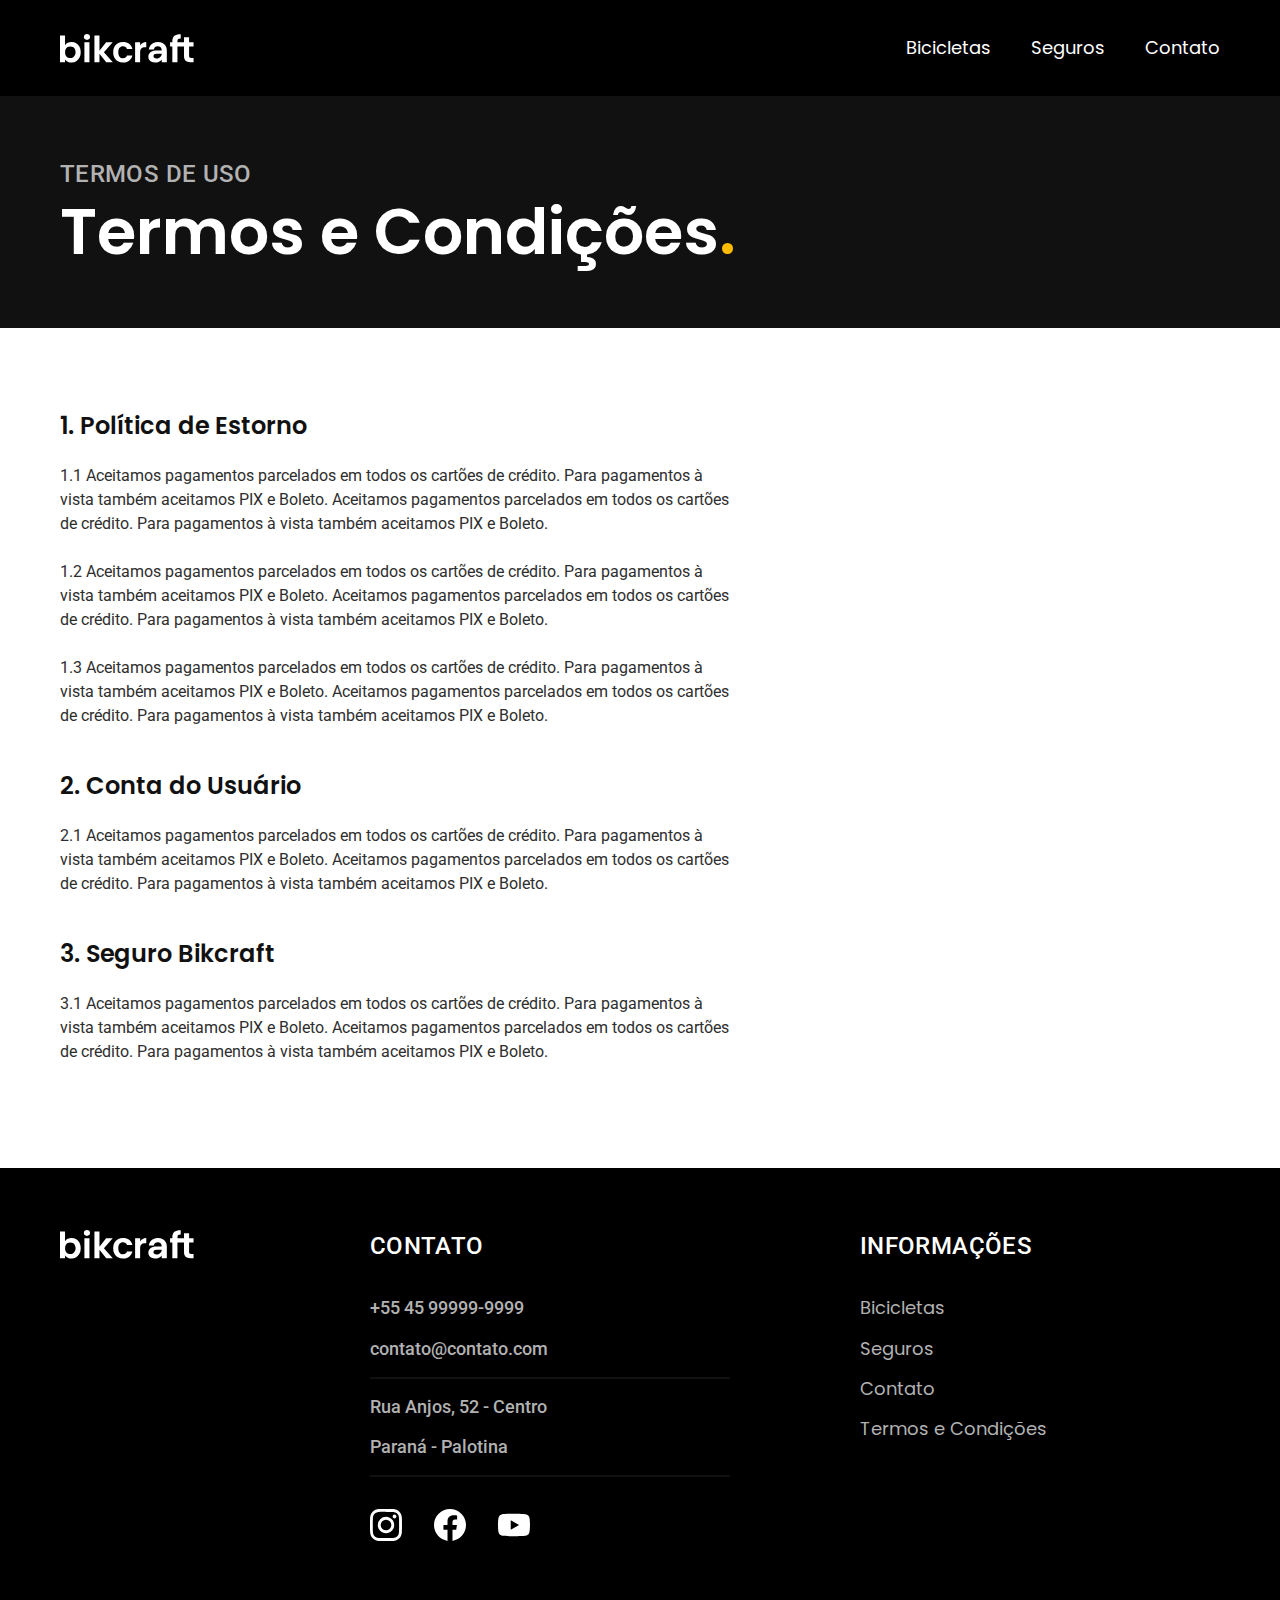
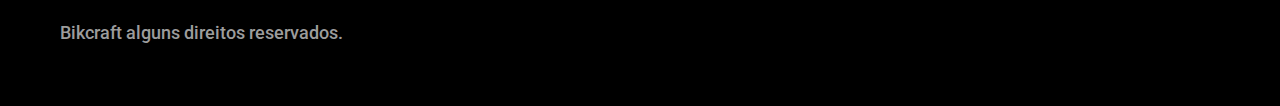
<file: BikCraft/termos.html>
<!DOCTYPE html>
<html lang="pt-BR">

<head>
 <meta charset="UTF-8">
 <meta name="viewport" content="width=device-width, initial-scale=1.0">
 <meta name="description" content="Termos e Condições.">
 <link rel="stylesheet" href="./css/style.css">
 <link rel="preconnect" href="https://fonts.googleapis.com">
 <link rel="preconnect" href="https://fonts.gstatic.com" crossorigin>
 <link href="https://fonts.googleapis.com/css2?family=Poppins:wght@400;600&family=Roboto:wght@400;500&family=Merriweather:ital,wght@1,900&display=swap" rel="stylesheet">
 <title>Termos e Condições | Bikcraft </title>
</head>

<body id="termos">
 <header class="header-bg">
  <div class="header container">
   <a href="./"><img src="./img/bikcraft.svg" width="136" height="32" alt="Bikcraft"></a>
   <nav aria-label="primaria">
    <ul class="header-menu font-1-m cor-0">
     <li><a href="./bicicletas.html">Bicicletas</a></li>
     <li><a href="./seguros.html">Seguros</a></lS>
     <li><a href="./contato.html">Contato</a></li>
    </ul>
   </nav>
  </div>
 </header>
 <main>
  <div class="titulo-bg">
   <div class="titulo container">
    <p class="font-2-l-b cor-5">Termos de uso</p>
    <h1 class="font-1-xxl cor-0">Termos e Condições<span class="cor-p1">.</span></h1>
   </div>
  </div>
  <div class="termos font-2-s cor-10 container">
   <h2 class="font-1-l cor-11">1. Política de Estorno</h2>
   <p>1.1 Aceitamos pagamentos parcelados em todos os cartões de crédito. Para pagamentos à vista também aceitamos PIX e Boleto. Aceitamos pagamentos parcelados em todos os cartões de crédito. Para pagamentos à vista também aceitamos PIX e Boleto.</p>
   <p>1.2 Aceitamos pagamentos parcelados em todos os cartões de crédito. Para pagamentos à vista também aceitamos PIX e Boleto. Aceitamos pagamentos parcelados em todos os cartões de crédito. Para pagamentos à vista também aceitamos PIX e Boleto.</p>
   <p>1.3 Aceitamos pagamentos parcelados em todos os cartões de crédito. Para pagamentos à vista também aceitamos PIX e Boleto. Aceitamos pagamentos parcelados em todos os cartões de crédito. Para pagamentos à vista também aceitamos PIX e Boleto.</p>
   <h2 class="font-1-l cor-11">2. Conta do Usuário</h2>
   <p>2.1 Aceitamos pagamentos parcelados em todos os cartões de crédito. Para pagamentos à vista também aceitamos PIX e Boleto. Aceitamos pagamentos parcelados em todos os cartões de crédito. Para pagamentos à vista também aceitamos PIX e Boleto.</p>
   <h2 class="font-1-l cor-11">3. Seguro Bikcraft</h2>
   <p>3.1 Aceitamos pagamentos parcelados em todos os cartões de crédito. Para pagamentos à vista também aceitamos PIX e Boleto. Aceitamos pagamentos parcelados em todos os cartões de crédito. Para pagamentos à vista também aceitamos PIX e Boleto.</p>
  </div>
 </main>
 <footer class="footer-bg">
  <div class="footer container">
   <img src="./img/bikcraft.svg" alt="Bikcraft">
   <div class="footer-contato">
    <h3 class="font-2-l-b cor-0">Contato</h3>
    <ul class="cor-5 font-2-m">
     <li><a href="tel:+5545999999999">+55 45 99999-9999</a></li>
     <li><a href="mailto:contato@contato.com">contato@contato.com</a></li>
     <li>Rua Anjos, 52 - Centro</li>
     <li>Paraná - Palotina</li>
    </ul>
    <div class="footer-redes">
     <a href="./"><img src="./img/redes/instagram.svg" alt="instagram"></a>
     <a href="./"><img src="./img/redes/facebook.svg" alt="instagram"></a>
     <a href="./"><img src="./img/redes/youtube.svg" alt="instagram"></a>
    </div>
   </div>
   <div class="footer-informacoes">
    <h3 class="font-2-l-b cor-0">Informações</h3>
    <nav>
     <ul class="font-1-m cor-5">
      <li><a href="./bicicletas.html">Bicicletas</a></li>
      <li><a href="./seguros.html">Seguros</a></lS>
      <li><a href="./contato.html">Contato</a></li>
      <li><a href="./termos.html">Termos e Condições</a></li>
     </ul>
    </nav>
   </div>
   <p class="font-2-m cor-6 footer-copy">Bikcraft alguns direitos reservados.</p>
  </div>
 </footer>
</body>

</html>
</file>
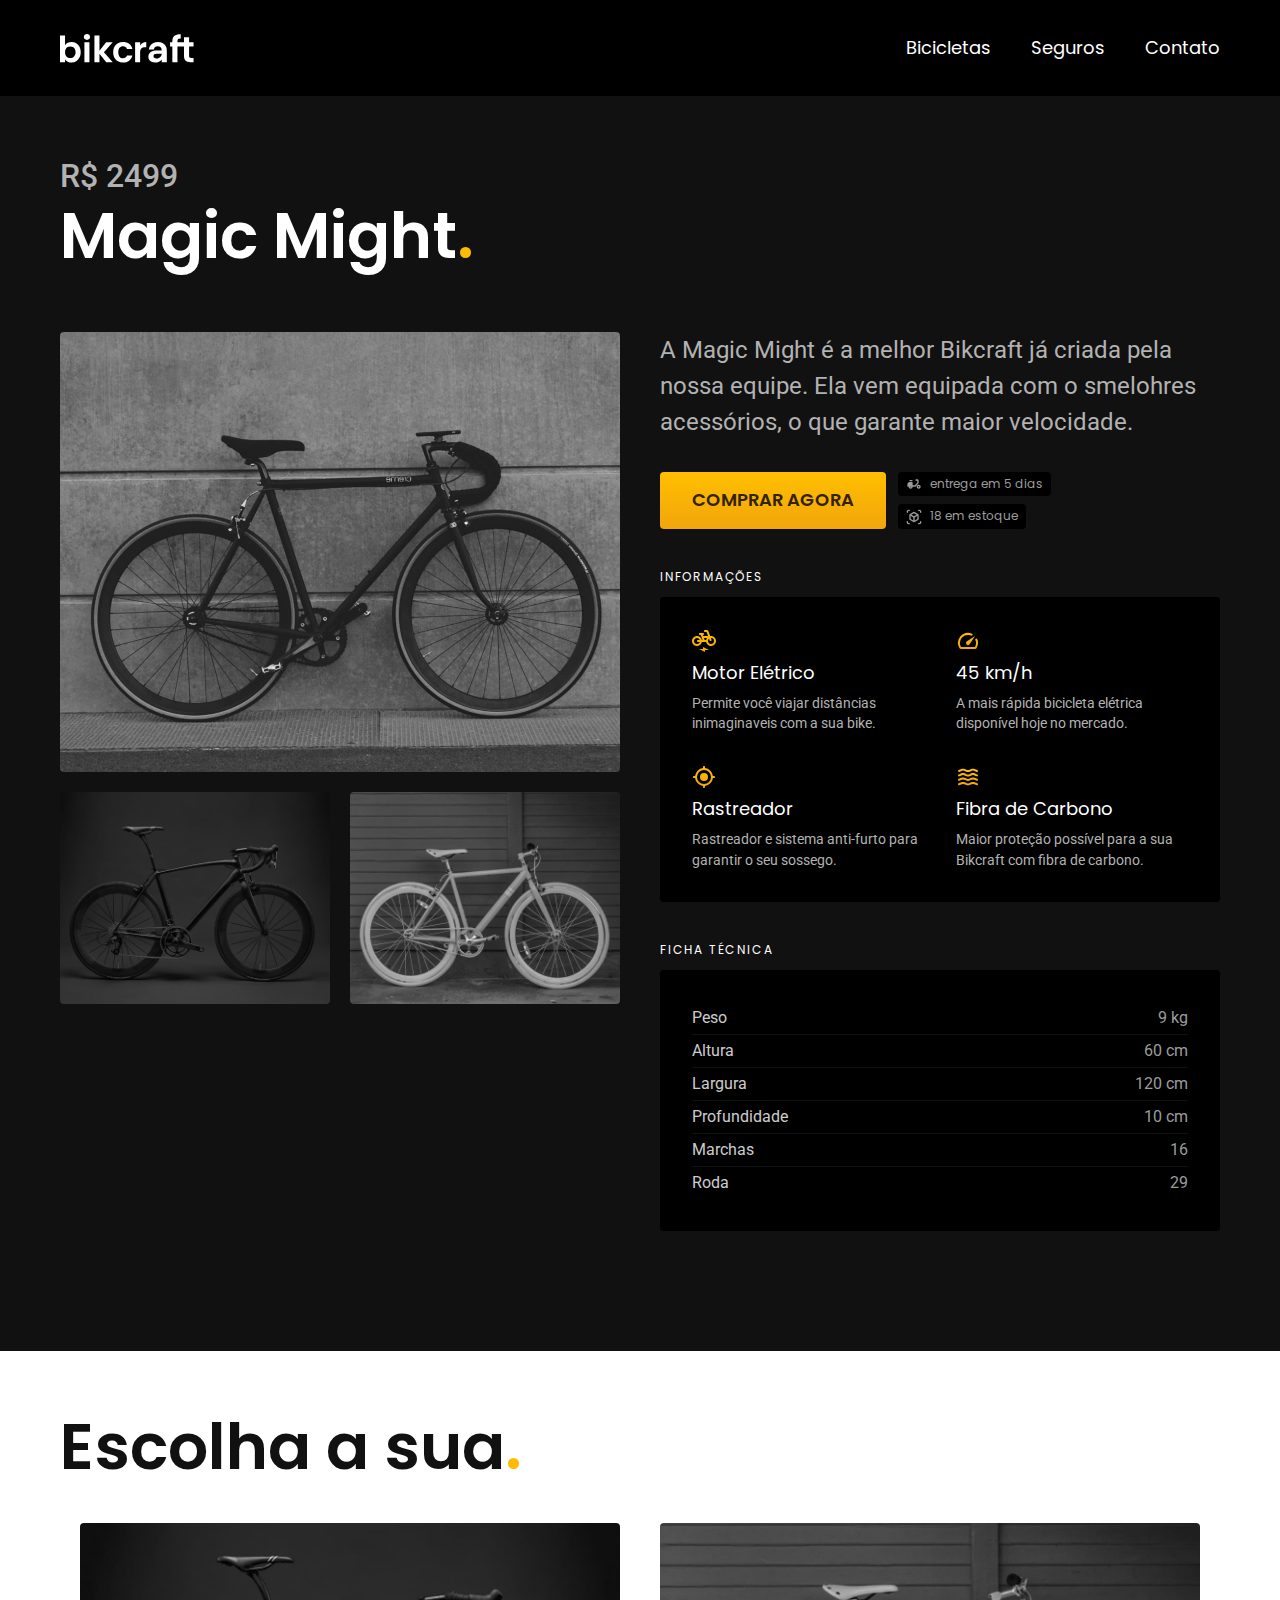
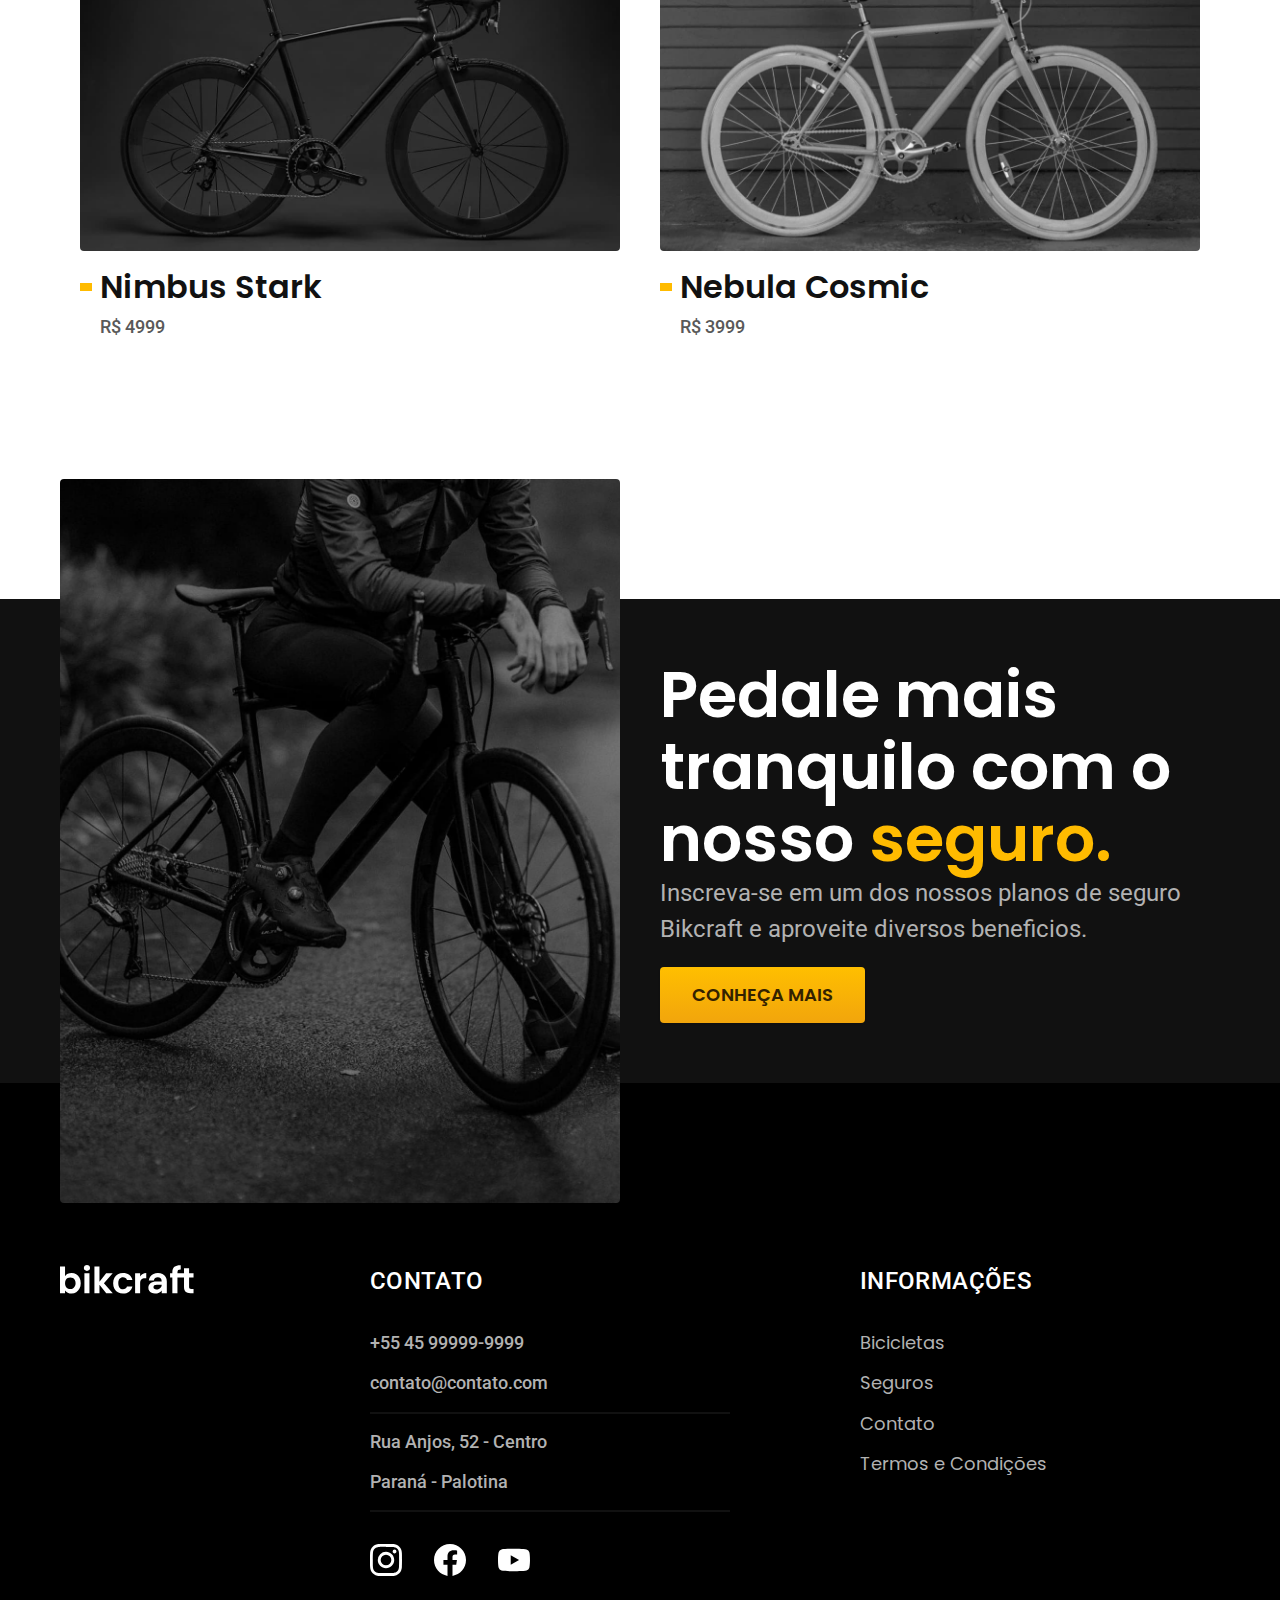
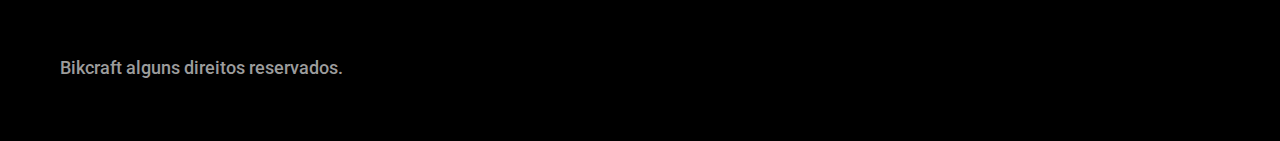
<file: BikCraft/bicicletas/magic.html>
<!DOCTYPE html>
<html lang="pt-BR">

<head>
  <meta charset="UTF-8">
  <meta name="viewport" content="width=device-width, initial-scale=1.0">
  <meta name="description" content="Pagina sobre Bikcraft Magic">
  <link rel="stylesheet" href="../css/style.css">
  <link rel="preconnect" href="https://fonts.googleapis.com">
  <link rel="preconnect" href="https://fonts.gstatic.com" crossorigin>
  <link href="https://fonts.googleapis.com/css2?family=Poppins:wght@400;600&family=Roboto:wght@400;500&family=Merriweather:ital,wght@1,900&display=swap" rel="stylesheet">
  <title>Magic | Bikcraft </title>
</head>

<body id="magic">
  <header class="header-bg">
    <div class="header container">
      <a href="../"><img src="../img/bikcraft.svg" width="136" height="32" alt="Bikcraft"></a>
      <nav aria-label="primaria">
        <ul class="header-menu font-1-m cor-0">
          <li><a href="../bicicletas.html">Bicicletas</a></li>
          <li><a href="../seguros.html">Seguros</a></lS>
          <li><a href="../contato.html">Contato</a></li>
        </ul>
      </nav>
    </div>
  </header>
  <main class="titulo-bg">
    <div>
      <div class="titulo container">
        <p class="font-2-xl cor-5">R$ 2499</p>
        <h1 class="font-1-xxl cor-0">Magic Might<span class="cor-p1">.</span></h1>
      </div>
    </div>
    <div class="bicicleta container">
      <div class="bicicleta-imagens">
        <img src="../img/bicicleta/nimbus2.jpg" alt="">
        <img src="../img/bicicleta/nimbus1.jpg" alt="">
        <img src="../img/bicicleta/nimbus3.jpg" alt="">
      </div>
      <div class="bicicleta-conteudo">
        <p class="font-2-l cor-5">A Magic Might é a melhor Bikcraft já criada pela nossa equipe. Ela vem equipada com o smelohres acessórios, o que garante maior velocidade.</p>
        <div class="bicicleta-comprar">
          <a class="botao" href="../orcamento.html">Comprar Agora</a>
          <span class="font-1-xs cor-6"><img src="../img/icones/entrega.svg" alt="">entrega em 5 dias</span>
          <span class="font-1-xs cor-6"><img src="../img/icones/estoque.svg" alt="">18 em estoque</span>
        </div>
        <h2 class="font-1-xs cor-0">Informações</h2>
        <ul class="bicicleta-informacoes">
          <li><img src="../img/icones/eletrica.svg" alt="">
            <h3 class="font-1-m cor-0">Motor Elétrico</h3>
            <p class="font-2-xs cor-5">Permite você viajar distâncias inimaginaveis com a sua bike.</p>
          </li>
          <li>
            <img src="../img/icones/velocidade.svg" alt="">
            <h3 class="font-1-m cor-0">45 km/h</h3>
            <p class="font-2-xs cor-5">A mais rápida bicicleta elétrica disponível hoje no mercado.</p>
          </li>
          <li>
            <img src="../img/icones/rastreador.svg" alt="">
            <h3 class="font-1-m cor-0">Rastreador</h3>
            <p class="font-2-xs cor-5">Rastreador e sistema anti-furto para garantir o seu sossego.</p>
          </li>
          <li>
            <img src="../img/icones/carbono.svg" alt="">
            <h3 class="font-1-m cor-0">Fibra de Carbono</h3>
            <p class="font-2-xs cor-5">Maior proteção possível para a sua Bikcraft com fibra de carbono.</p>
          </li>
        </ul>
        <h2 class="font-1-xs cor-0">Ficha Técnica</h2>
        <ul class="bicicleta-ficha font-2-s cor-4">
          <li>Peso <span>9 kg</span></li>
          <li>Altura <span>60 cm</span></li>
          <li>Largura <span>120 cm</span></li>
          <li>Profundidade <span>10 cm</span></li>
          <li>Marchas <span>16</span></li>
          <li>Roda <span>29</span></li>
        </ul>
      </div>
    </div>
  </main>
  <article class="bicicletas-lista container">
    <h2 class="font-1-xxl">Escolha a sua<span class="cor-p1">.</span></h2>
    <ul>
      <li><a href="./nimbus.html"><img src="../img/bicicletas/nimbus.jpg" alt="Bicicleta">
          <h3 class="font-1-xl">Nimbus Stark</h3>
          <span class="font-2-m cor-8">R$ 4999</span>
        </a>
      </li>
      <li><a href="./nebula.html"><img src="../img/bicicletas/nebula.jpg" alt="Bicicleta">
          <h3 class="font-1-xl">Nebula Cosmic</h3>
          <span class="font-2-m cor-8">R$ 3999</span>
        </a>
      </li>
    </ul>
  </article>
  <article class="seguro-bg">
    <div class="seguro container">
      <div class="seguro-imagem">
        <img src="../img/fotos/seguros.jpg" alt="Seguro para você e sua Bikcraft">
      </div>
      <div class="seguro-conteudo">
        <h2 class="font-1-xxl cor-0">Pedale mais tranquilo com o nosso <span class="cor-p1">seguro.</span></h2>
        <p class="font-2-l cor-5">Inscreva-se em um dos nossos planos de seguro Bikcraft e aproveite diversos beneficios.</p>
        <a class="botao" href="../seguros.html">Conheça Mais</a>
      </div>
    </div>
  </article>
  <footer class="footer-bg">
    <div class="footer container">
      <img src="../img/bikcraft.svg" alt="Bikcraft">
      <div class="footer-contato">
        <h3 class="font-2-l-b cor-0">Contato</h3>
        <ul class="cor-5 font-2-m">
          <li><a href="tel:+5545999999999">+55 45 99999-9999</a></li>
          <li><a href="mailto:contato@contato.com">contato@contato.com</a></li>
          <li>Rua Anjos, 52 - Centro</li>
          <li>Paraná - Palotina</li>
        </ul>
        <div class="footer-redes">
          <a href="../"><img src="../img/redes/instagram.svg" alt="instagram"></a>
          <a href="../"><img src="../img/redes/facebook.svg" alt="instagram"></a>
          <a href="../"><img src="../img/redes/youtube.svg" alt="instagram"></a>
        </div>
      </div>
      <div class="footer-informacoes">
        <h3 class="font-2-l-b cor-0">Informações</h3>
        <nav>
          <ul class="font-1-m cor-5">
            <li><a href="../bicicletas.html">Bicicletas</a></li>
            <li><a href="../seguros.html">Seguros</a></lS>
            <li><a href="../contato.html">Contato</a></li>
            <li><a href="../termos.html">Termos e Condições</a></li>
          </ul>
        </nav>
      </div>
      <p class="font-2-m cor-6 footer-copy">Bikcraft alguns direitos reservados.</p>
    </div>
  </footer>
</body>

</html>
</file>
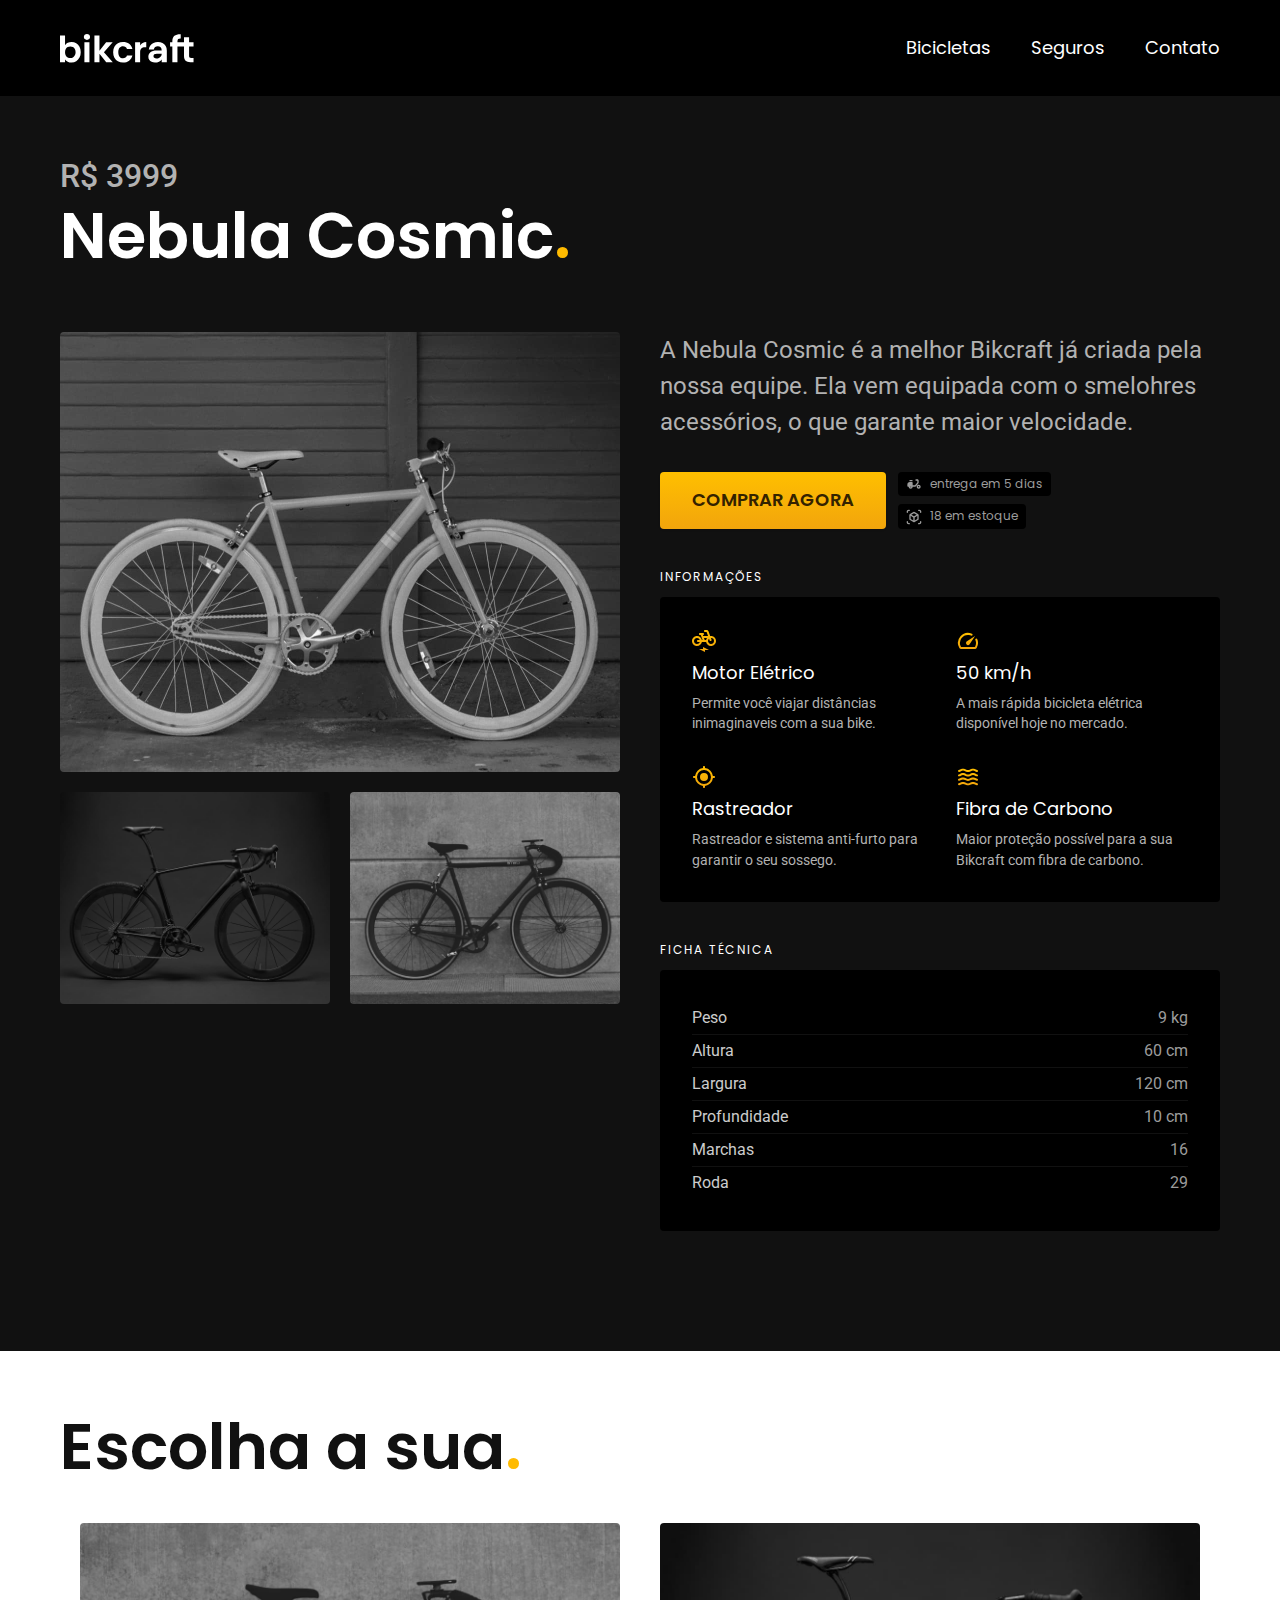
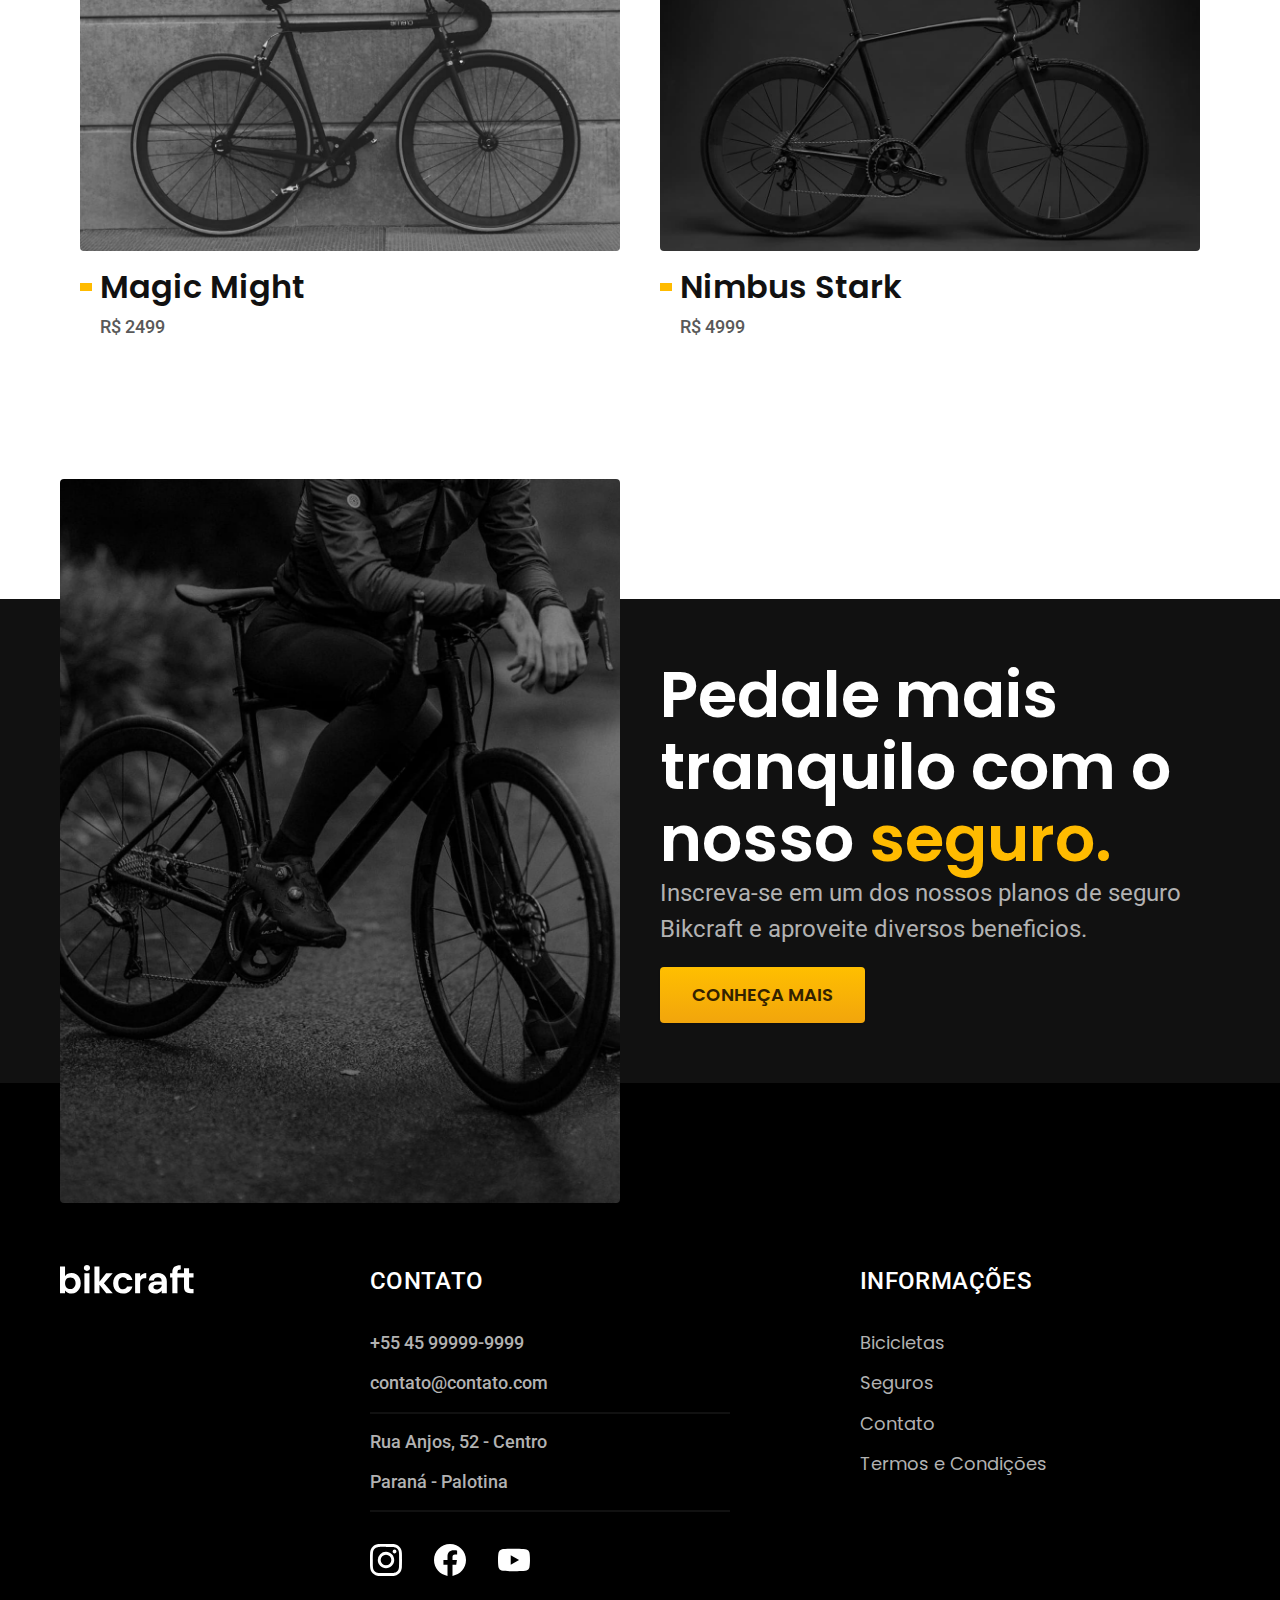
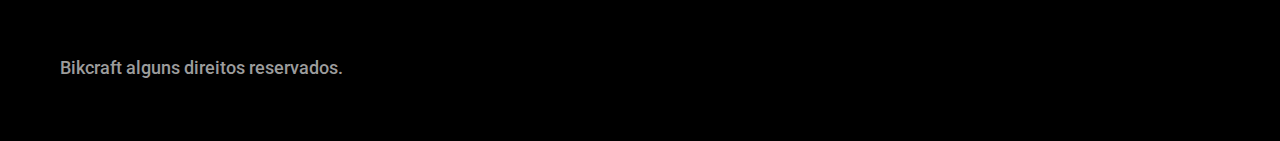
<file: BikCraft/bicicletas/nebula.html>
<!DOCTYPE html>
<html lang="pt-BR">

<head>
  <meta charset="UTF-8">
  <meta name="viewport" content="width=device-width, initial-scale=1.0">
  <meta name="description" content="Pagina sobre Bikcraft Nebula">
  <link rel="stylesheet" href="../css/style.css">
  <link rel="preconnect" href="https://fonts.googleapis.com">
  <link rel="preconnect" href="https://fonts.gstatic.com" crossorigin>
  <link href="https://fonts.googleapis.com/css2?family=Poppins:wght@400;600&family=Roboto:wght@400;500&family=Merriweather:ital,wght@1,900&display=swap" rel="stylesheet">
  <title>Nebula | Bikcraft </title>
</head>

<body id="nebula">
  <header class="header-bg">
    <div class="header container">
      <a href="../"><img src="../img/bikcraft.svg" width="136" height="32" alt="Bikcraft"></a>
      <nav aria-label="primaria">
        <ul class="header-menu font-1-m cor-0">
          <li><a href="../bicicletas.html">Bicicletas</a></li>
          <li><a href="../seguros.html">Seguros</a></lS>
          <li><a href="../contato.html">Contato</a></li>
        </ul>
      </nav>
    </div>
  </header>
  <main class="titulo-bg">
    <div>
      <div class="titulo container">
        <p class="font-2-xl cor-5">R$ 3999</p>
        <h1 class="font-1-xxl cor-0">Nebula Cosmic<span class="cor-p1">.</span></h1>
      </div>
    </div>
    <div class="bicicleta container">
      <div class="bicicleta-imagens">
        <img src="../img/bicicleta/nimbus3.jpg" alt="">
        <img src="../img/bicicleta/nimbus1.jpg" alt="">
        <img src="../img/bicicleta/nimbus2.jpg" alt="">
      </div>
      <div class="bicicleta-conteudo">
        <p class="font-2-l cor-5">A Nebula Cosmic é a melhor Bikcraft já criada pela nossa equipe. Ela vem equipada com o smelohres acessórios, o que garante maior velocidade.</p>
        <div class="bicicleta-comprar">
          <a class="botao" href="../orcamento.html">Comprar Agora</a>
          <span class="font-1-xs cor-6"><img src="../img/icones/entrega.svg" alt="">entrega em 5 dias</span>
          <span class="font-1-xs cor-6"><img src="../img/icones/estoque.svg" alt="">18 em estoque</span>
        </div>
        <h2 class="font-1-xs cor-0">Informações</h2>
        <ul class="bicicleta-informacoes">
          <li><img src="../img/icones/eletrica.svg" alt="">
            <h3 class="font-1-m cor-0">Motor Elétrico</h3>
            <p class="font-2-xs cor-5">Permite você viajar distâncias inimaginaveis com a sua bike.</p>
          </li>
          <li>
            <img src="../img/icones/velocidade.svg" alt="">
            <h3 class="font-1-m cor-0">50 km/h</h3>
            <p class="font-2-xs cor-5">A mais rápida bicicleta elétrica disponível hoje no mercado.</p>
          </li>
          <li>
            <img src="../img/icones/rastreador.svg" alt="">
            <h3 class="font-1-m cor-0">Rastreador</h3>
            <p class="font-2-xs cor-5">Rastreador e sistema anti-furto para garantir o seu sossego.</p>
          </li>
          <li>
            <img src="../img/icones/carbono.svg" alt="">
            <h3 class="font-1-m cor-0">Fibra de Carbono</h3>
            <p class="font-2-xs cor-5">Maior proteção possível para a sua Bikcraft com fibra de carbono.</p>
          </li>
        </ul>
        <h2 class="font-1-xs cor-0">Ficha Técnica</h2>
        <ul class="bicicleta-ficha font-2-s cor-4">
          <li>Peso <span>9 kg</span></li>
          <li>Altura <span>60 cm</span></li>
          <li>Largura <span>120 cm</span></li>
          <li>Profundidade <span>10 cm</span></li>
          <li>Marchas <span>16</span></li>
          <li>Roda <span>29</span></li>
        </ul>
      </div>
    </div>
  </main>
  <article class="bicicletas-lista container">
    <h2 class="font-1-xxl">Escolha a sua<span class="cor-p1">.</span></h2>
    <ul>
      <li><a href="./magic.html"><img src="../img/bicicletas/magic.jpg" alt="Bicicleta">
          <h3 class="font-1-xl">Magic Might</h3>
          <span class="font-2-m cor-8">R$ 2499</span>
        </a>
      </li>
      <li><a href="./nimbus.html"><img src="../img/bicicletas/nimbus.jpg" alt="Bicicleta">
          <h3 class="font-1-xl">Nimbus Stark</h3>
          <span class="font-2-m cor-8">R$ 4999</span>
        </a>
      </li>
    </ul>
  </article>
  <article class="seguro-bg">
    <div class="seguro container">
      <div class="seguro-imagem">
        <img src="../img/fotos/seguros.jpg" alt="Seguro para você e sua Bikcraft">
      </div>
      <div class="seguro-conteudo">
        <h2 class="font-1-xxl cor-0">Pedale mais tranquilo com o nosso <span class="cor-p1">seguro.</span></h2>
        <p class="font-2-l cor-5">Inscreva-se em um dos nossos planos de seguro Bikcraft e aproveite diversos beneficios.</p>
        <a class="botao" href="../seguros.html">Conheça Mais</a>
      </div>
    </div>
  </article>
  <footer class="footer-bg">
    <div class="footer container">
      <img src="../img/bikcraft.svg" alt="Bikcraft">
      <div class="footer-contato">
        <h3 class="font-2-l-b cor-0">Contato</h3>
        <ul class="cor-5 font-2-m">
          <li><a href="tel:+5545999999999">+55 45 99999-9999</a></li>
          <li><a href="mailto:contato@contato.com">contato@contato.com</a></li>
          <li>Rua Anjos, 52 - Centro</li>
          <li>Paraná - Palotina</li>
        </ul>
        <div class="footer-redes">
          <a href="../"><img src="../img/redes/instagram.svg" alt="instagram"></a>
          <a href="../"><img src="../img/redes/facebook.svg" alt="instagram"></a>
          <a href="../"><img src="../img/redes/youtube.svg" alt="instagram"></a>
        </div>
      </div>
      <div class="footer-informacoes">
        <h3 class="font-2-l-b cor-0">Informações</h3>
        <nav>
          <ul class="font-1-m cor-5">
            <li><a href="../bicicletas.html">Bicicletas</a></li>
            <li><a href="../seguros.html">Seguros</a></lS>
            <li><a href="../contato.html">Contato</a></li>
            <li><a href="../termos.html">Termos e Condições</a></li>
          </ul>
        </nav>
      </div>
      <p class="font-2-m cor-6 footer-copy">Bikcraft alguns direitos reservados.</p>
    </div>
  </footer>
</body>

</html>
</file>
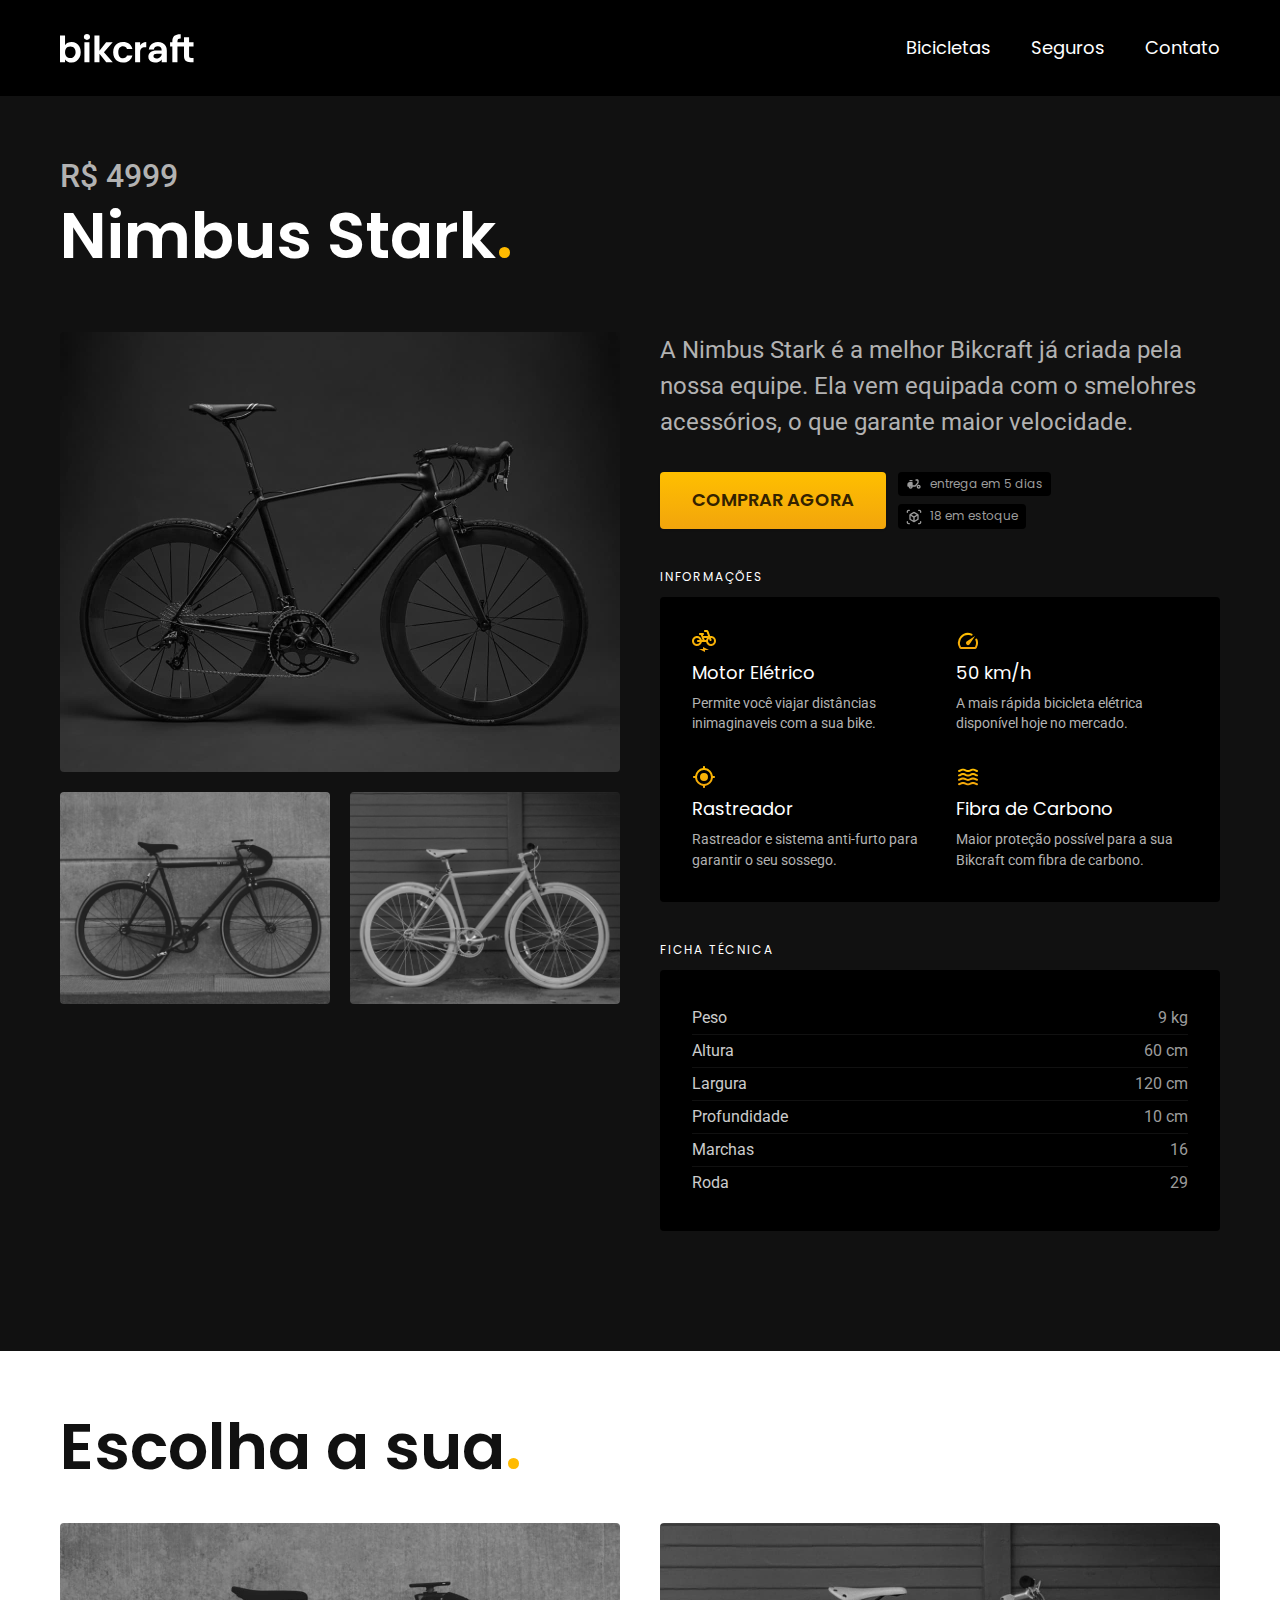
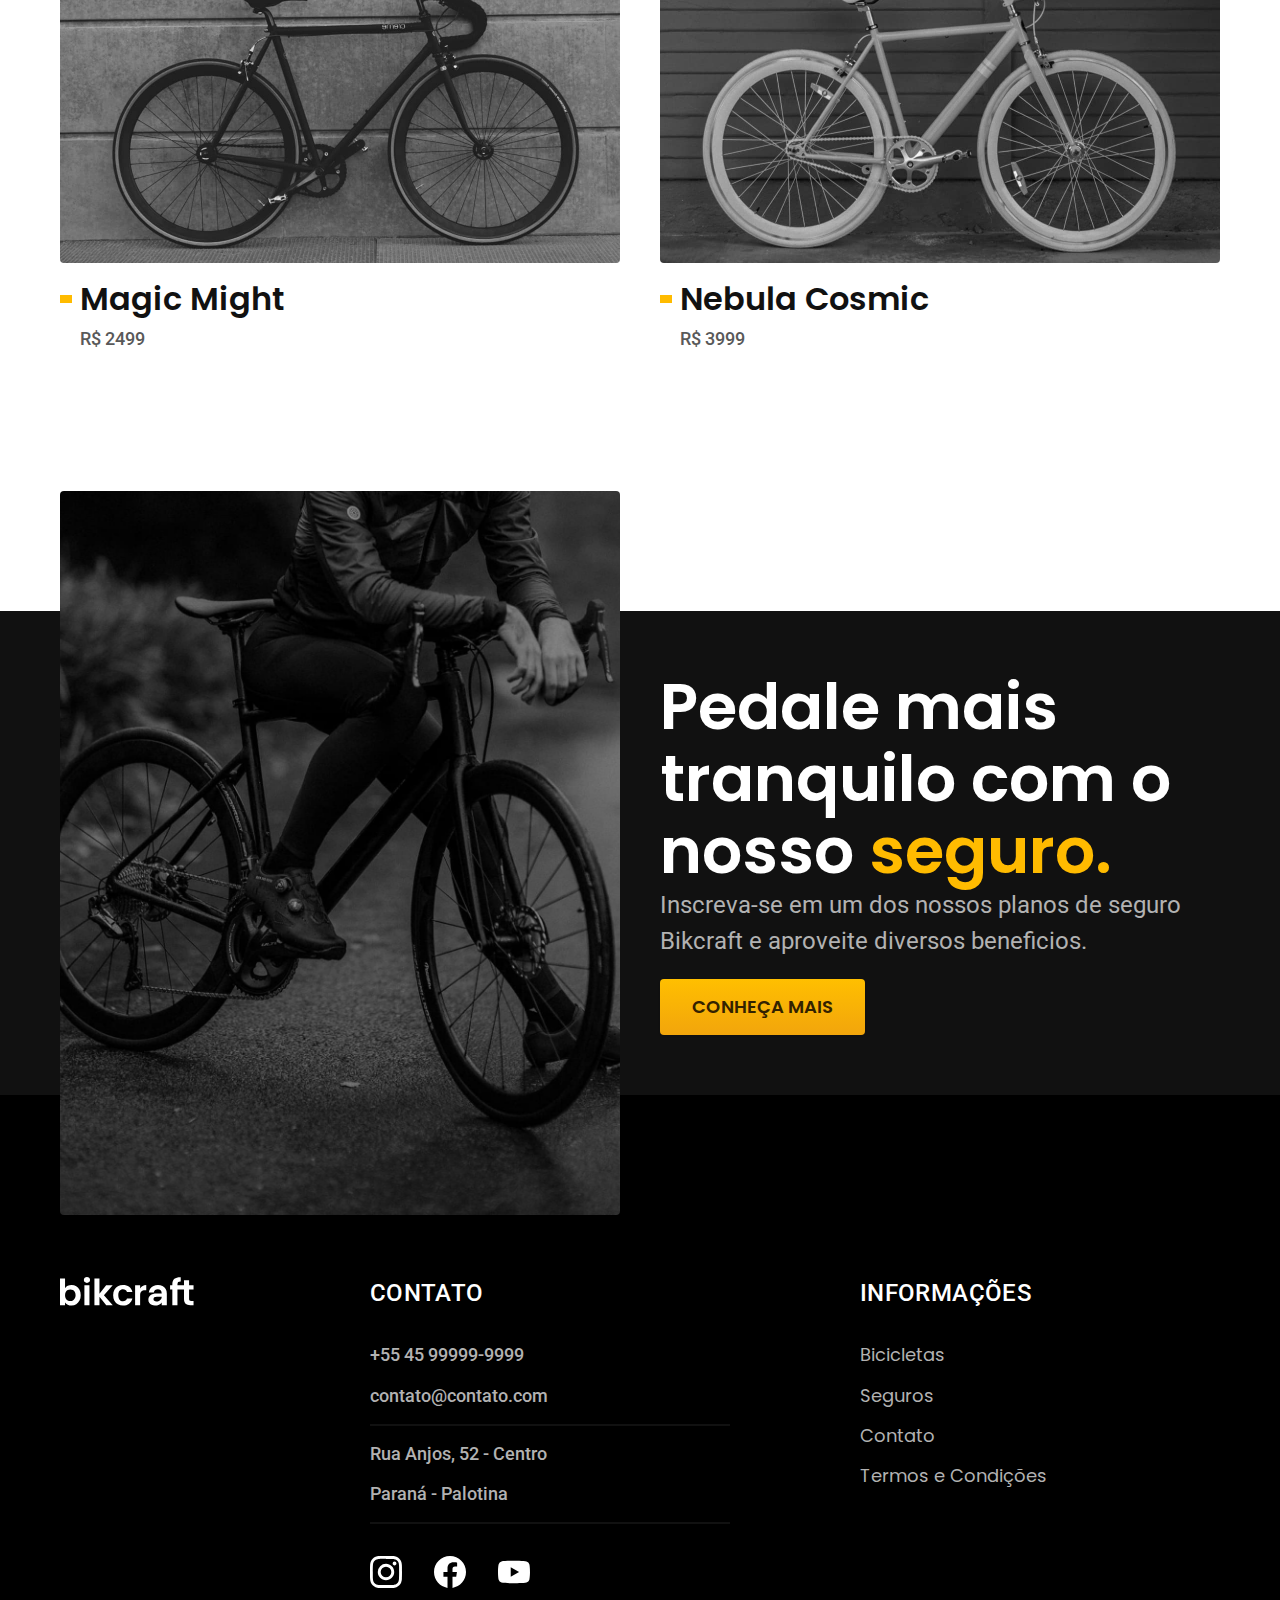
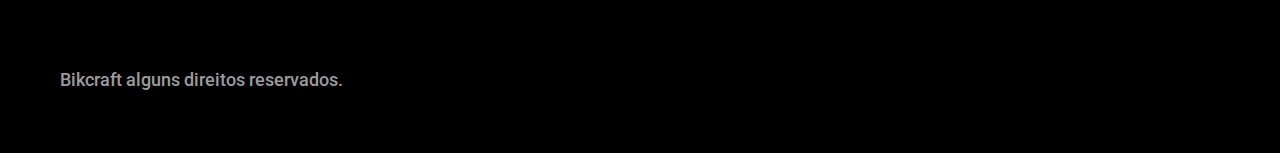
<file: BikCraft/bicicletas/nimbus.html>
<!DOCTYPE html>
<html lang="pt-BR">

<head>
  <meta charset="UTF-8">
  <meta name="viewport" content="width=device-width, initial-scale=1.0">
  <meta name="description" content="Pagina sobre Bikcraft Nimbus">
  <link rel="stylesheet" href="../css/style.css">
  <link rel="preconnect" href="https://fonts.googleapis.com">
  <link rel="preconnect" href="https://fonts.gstatic.com" crossorigin>
  <link href="https://fonts.googleapis.com/css2?family=Poppins:wght@400;600&family=Roboto:wght@400;500&family=Merriweather:ital,wght@1,900&display=swap" rel="stylesheet">
  <title>Nimbus | Bikcraft </title>
</head>

<body id="nimbus">
  <header class="header-bg">
    <div class="header container">
      <a href="../"><img src="../img/bikcraft.svg" width="136" height="32" alt="Bikcraft"></a>
      <nav aria-label="primaria">
        <ul class="header-menu font-1-m cor-0">
          <li><a href="../bicicletas.html">Bicicletas</a></li>
          <li><a href="../seguros.html">Seguros</a></lS>
          <li><a href="../contato.html">Contato</a></li>
        </ul>
      </nav>
    </div>
  </header>
  <main class="titulo-bg">
    <div>
      <div class="titulo container">
        <p class="font-2-xl cor-5">R$ 4999</p>
        <h1 class="font-1-xxl cor-0">Nimbus Stark<span class="cor-p1">.</span></h1>
      </div>
    </div>
    <div class="bicicleta container">
      <div class="bicicleta-imagens">
        <img src="../img/bicicleta/nimbus1.jpg" alt="">
        <img src="../img/bicicleta/nimbus2.jpg" alt="">
        <img src="../img/bicicleta/nimbus3.jpg" alt="">
      </div>
      <div class="bicicleta-conteudo">
        <p class="font-2-l cor-5">A Nimbus Stark é a melhor Bikcraft já criada pela nossa equipe. Ela vem equipada com o smelohres acessórios, o que garante maior velocidade.</p>
        <div class="bicicleta-comprar">
          <a class="botao" href="../orcamento.html">Comprar Agora</a>
          <span class="font-1-xs cor-6"><img src="../img/icones/entrega.svg" alt="">entrega em 5 dias</span>
          <span class="font-1-xs cor-6"><img src="../img/icones/estoque.svg" alt="">18 em estoque</span>
        </div>
        <h2 class="font-1-xs cor-0">Informações</h2>
        <ul class="bicicleta-informacoes">
          <li><img src="../img/icones/eletrica.svg" alt="">
            <h3 class="font-1-m cor-0">Motor Elétrico</h3>
            <p class="font-2-xs cor-5">Permite você viajar distâncias inimaginaveis com a sua bike.</p>
          </li>
          <li>
            <img src="../img/icones/velocidade.svg" alt="">
            <h3 class="font-1-m cor-0">50 km/h</h3>
            <p class="font-2-xs cor-5">A mais rápida bicicleta elétrica disponível hoje no mercado.</p>
          </li>
          <li>
            <img src="../img/icones/rastreador.svg" alt="">
            <h3 class="font-1-m cor-0">Rastreador</h3>
            <p class="font-2-xs cor-5">Rastreador e sistema anti-furto para garantir o seu sossego.</p>
          </li>
          <li>
            <img src="../img/icones/carbono.svg" alt="">
            <h3 class="font-1-m cor-0">Fibra de Carbono</h3>
            <p class="font-2-xs cor-5">Maior proteção possível para a sua Bikcraft com fibra de carbono.</p>
          </li>
        </ul>
        <h2 class="font-1-xs cor-0">Ficha Técnica</h2>
        <ul class="bicicleta-ficha font-2-s cor-4">
          <li>Peso <span>9 kg</span></li>
          <li>Altura <span>60 cm</span></li>
          <li>Largura <span>120 cm</span></li>
          <li>Profundidade <span>10 cm</span></li>
          <li>Marchas <span>16</span></li>
          <li>Roda <span>29</span></li>
        </ul>
      </div>
    </div>
  </main>
  <article class="bicicletas-lista container">
    <h2 class="font-1-xxl">Escolha a sua<span class="cor-p1">.</span></h2>
    <ul>
      <li><a href="./magic.html"><img src="../img/bicicletas/magic.jpg" alt="Bicicleta">
          <h3 class="font-1-xl">Magic Might</h3>
          <span class="font-2-m cor-8">R$ 2499</span>
        </a>
      </li>
      <li><a href="./nebula.html"><img src="../img/bicicletas/nebula.jpg" alt="Bicicleta">
          <h3 class="font-1-xl">Nebula Cosmic</h3>
          <span class="font-2-m cor-8">R$ 3999</span>
        </a>
      </li>
    </ul>
  </article>
  <article class="seguro-bg">
    <div class="seguro container">
      <div class="seguro-imagem">
        <img src="../img/fotos/seguros.jpg" alt="Seguro para você e sua Bikcraft">
      </div>
      <div class="seguro-conteudo">
        <h2 class="font-1-xxl cor-0">Pedale mais tranquilo com o nosso <span class="cor-p1">seguro.</span></h2>
        <p class="font-2-l cor-5">Inscreva-se em um dos nossos planos de seguro Bikcraft e aproveite diversos beneficios.</p>
        <a class="botao" href="../seguros.html">Conheça Mais</a>
      </div>
    </div>
  </article>
  <footer class="footer-bg">
    <div class="footer container">
      <img src="../img/bikcraft.svg" alt="Bikcraft">
      <div class="footer-contato">
        <h3 class="font-2-l-b cor-0">Contato</h3>
        <ul class="cor-5 font-2-m">
          <li><a href="tel:+5545999999999">+55 45 99999-9999</a></li>
          <li><a href="mailto:contato@contato.com">contato@contato.com</a></li>
          <li>Rua Anjos, 52 - Centro</li>
          <li>Paraná - Palotina</li>
        </ul>
        <div class="footer-redes">
          <a href="../"><img src="../img/redes/instagram.svg" alt="instagram"></a>
          <a href="../"><img src="../img/redes/facebook.svg" alt="instagram"></a>
          <a href="../"><img src="../img/redes/youtube.svg" alt="instagram"></a>
        </div>
      </div>
      <div class="footer-informacoes">
        <h3 class="font-2-l-b cor-0">Informações</h3>
        <nav>
          <ul class="font-1-m cor-5">
            <li><a href="../bicicletas.html">Bicicletas</a></li>
            <li><a href="../seguros.html">Seguros</a></lS>
            <li><a href="../contato.html">Contato</a></li>
            <li><a href="../termos.html">Termos e Condições</a></li>
          </ul>
        </nav>
      </div>
      <p class="font-2-m cor-6 footer-copy">Bikcraft alguns direitos reservados.</p>
    </div>
  </footer>
</body>

</html>
</file>
<file: BikCraft/css/style.css>
@import './global/global.css';
@import './global/header.css';
@import './global/footer.css';
@import './utilidades/tipografia.css';
@import './utilidades/cores.css';
@import './utilidades/componentes.css';
@import './utilidades/formulario.css';
@import './home/introducao.css';
@import './home/tecnologia.css';
@import './home/parceiros.css';
@import './home/depoimento.css';
@import './bicicletas/bicicletas.css';
@import './bicicletas/bicicletas-lista.css';
@import './bicicleta/bicicleta.css';
@import './bicicleta/seguro.css';
@import './termos/termos.css';
@import './seguros/perguntas.css';
@import './seguros/vantagens.css';
@import './seguros/seguros.css';
@import './contato/contato.css';
@import './contato/loja.css';
</file>
